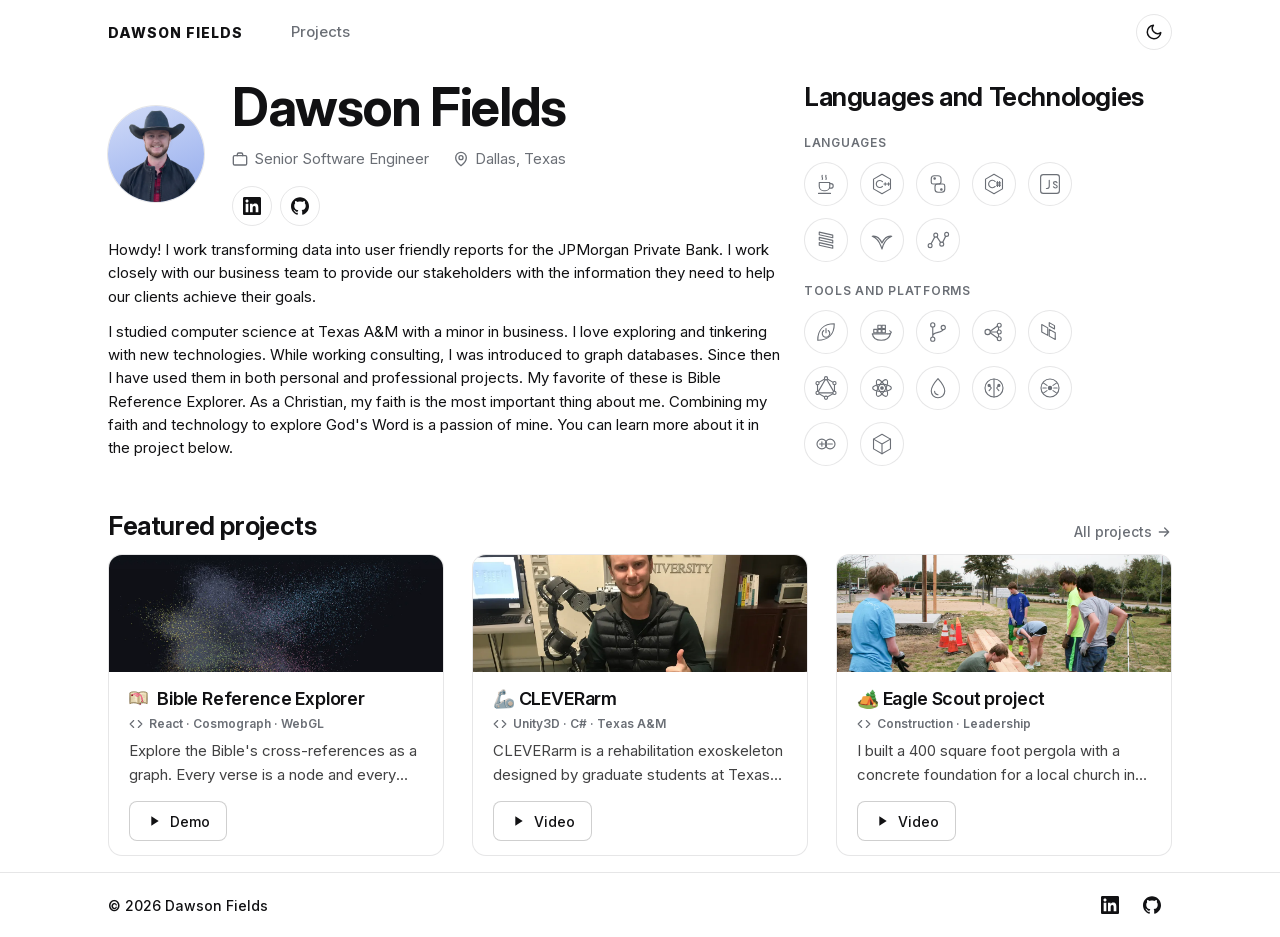
<file: index.html>
<!doctype html>
<html lang="en">
<head>
  <meta charset="utf-8">
  <meta name="viewport" content="width=device-width, initial-scale=1">
  <title>Dawson Fields</title>
  <meta name="description" content="Dawson Fields: software developer. Projects.">
  <link rel="canonical" href="https://dawsonfields.com/">
  <meta property="og:title" content="Dawson Fields">
  <meta property="og:description" content="Software developer. Projects.">
  <meta property="og:type" content="website">
  <meta property="og:url" content="https://dawsonfields.com/">
  <link rel="icon" href="/favicon.ico" sizes="48x48">
  <link rel="icon" type="image/png" sizes="192x192" href="/assets/img/icon-192.png">
  <link rel="apple-touch-icon" href="/apple-touch-icon.png">
  <link rel="manifest" href="/site.webmanifest">
  <meta name="theme-color" content="#ffffff" media="(prefers-color-scheme: light)">
  <meta name="theme-color" content="#0b0b0c" media="(prefers-color-scheme: dark)">
  <meta property="og:image" content="https://dawsonfields.com/assets/img/og-image.png">
  <meta property="og:site_name" content="Dawson Fields">
  <meta name="twitter:card" content="summary_large_image">
  <script>try{var t=localStorage.getItem("theme");if(t)document.documentElement.setAttribute("data-theme",t)}catch(e){}</script>
  <link rel="stylesheet" href="/assets/css/style.css">
</head>
<body class="home">
  <a class="skip-link" href="#main">Skip to content</a>
  <header class="site-header">
    <div class="container-page header-inner">
      <a class="brand" href="/" title="Home">Dawson Fields</a>
      <nav class="site-nav" aria-label="Main navigation">
        <ul>
          <li><a href="/projects/">Projects</a></li>
        </ul>
      </nav>
      <button class="theme-toggle" type="button" aria-label="Switch to dark theme" title="Toggle light / dark">
        <svg class="i-moon" viewBox="0 0 24 24" aria-hidden="true"><path d="M21 12.79A9 9 0 1 1 11.21 3 7 7 0 0 0 21 12.79z"/></svg>
        <svg class="i-sun" viewBox="0 0 24 24" aria-hidden="true"><circle cx="12" cy="12" r="5"/><path d="M12 1v2M12 21v2M4.22 4.22l1.42 1.42M18.36 18.36l1.42 1.42M1 12h2M21 12h2M4.22 19.78l1.42-1.42M18.36 5.64l1.42-1.42"/></svg>
      </button>
    </div>
  </header>

  <main id="main" class="container-page">
    <div class="hero">
      <section class="hero-main" aria-label="About Dawson Fields">
        <div class="hero-id">
          <div class="avatar"><img src="/assets/img/headshot.webp" alt="Portrait of Dawson Fields" width="400" height="400"></div>
          <div class="hero-id-text">
            <h1 class="text-display">Dawson Fields</h1>
            <ul class="facts">
              <li><svg viewBox="0 0 24 24" fill="none" stroke="currentColor" stroke-width="2" stroke-linecap="round" stroke-linejoin="round" aria-hidden="true"><rect x="2" y="7" width="20" height="14" rx="2"/><path d="M16 7V5a2 2 0 00-2-2h-4a2 2 0 00-2 2v2"/></svg><span>Senior Software Engineer</span></li>
              <li><svg viewBox="0 0 24 24" fill="none" stroke="currentColor" stroke-width="2" stroke-linecap="round" stroke-linejoin="round" aria-hidden="true"><path d="M20 10c0 6-8 12-8 12S4 16 4 10a8 8 0 0116 0z"/><circle cx="12" cy="10" r="3"/></svg><span>Dallas, Texas</span></li>
            </ul>
            <ul class="icon-links" aria-label="Links">
              <li><a href="https://www.linkedin.com/in/dawsonfields" title="Dawson Fields on LinkedIn" rel="noopener"><span class="sr-only">LinkedIn</span><svg viewBox="0 0 24 24" aria-hidden="true"><path d="M20.447 20.452h-3.554v-5.569c0-1.328-.027-3.037-1.852-3.037-1.853 0-2.136 1.445-2.136 2.939v5.667H9.351V9h3.414v1.561h.046c.477-.9 1.637-1.85 3.37-1.85 3.601 0 4.267 2.37 4.267 5.455v6.286zM5.337 7.433c-1.144 0-2.063-.926-2.063-2.065 0-1.138.92-2.063 2.063-2.063 1.14 0 2.064.925 2.064 2.063 0 1.139-.925 2.065-2.064 2.065zm1.782 13.019H3.555V9h3.564v11.452zM22.225 0H1.771C.792 0 0 .774 0 1.729v20.542C0 23.227.792 24 1.771 24h20.451C23.2 24 24 23.227 24 22.271V1.729C24 .774 23.2 0 22.222 0h.003z"/></svg></a></li>
              <li><a href="https://github.com/dfields16" title="Dawson Fields on GitHub" rel="noopener"><span class="sr-only">GitHub</span><svg viewBox="0 0 24 24" aria-hidden="true"><path d="M12 .297c-6.63 0-12 5.373-12 12 0 5.303 3.438 9.8 8.205 11.385.6.113.82-.258.82-.577 0-.285-.01-1.04-.015-2.04-3.338.724-4.042-1.61-4.042-1.61C4.422 18.07 3.633 17.7 3.633 17.7c-1.087-.744.084-.729.084-.729 1.205.084 1.838 1.236 1.838 1.236 1.07 1.835 2.809 1.305 3.495.998.108-.776.417-1.305.76-1.605-2.665-.3-5.466-1.332-5.466-5.93 0-1.31.465-2.38 1.235-3.22-.135-.303-.54-1.523.105-3.176 0 0 1.005-.322 3.3 1.23.96-.267 1.98-.399 3-.405 1.02.006 2.04.138 3 .405 2.28-1.552 3.285-1.23 3.285-1.23.645 1.653.24 2.873.12 3.176.765.84 1.23 1.91 1.23 3.22 0 4.61-2.805 5.625-5.475 5.92.42.36.81 1.096.81 2.22 0 1.606-.015 2.896-.015 3.286 0 .315.21.69.825.57C20.565 22.092 24 17.592 24 12.297c0-6.627-5.373-12-12-12"/></svg></a></li>
            </ul>
          </div>
        </div>
        <p class="bio">Howdy! I work transforming data into user friendly reports for the JPMorgan Private Bank. I work closely with our business team to provide our stakeholders with the information they need to help our clients achieve their goals.</p>
        <p class="bio">I studied computer science at Texas A&amp;M with a minor in business. I love exploring and tinkering with new technologies. While working consulting, I was introduced to graph databases. Since then I have used them in both personal and professional projects. My favorite of these is Bible Reference Explorer. As a Christian, my faith is the most important thing about me. Combining my faith and technology to explore God's Word is a passion of mine. You can learn more about it in the project below.</p>
      </section>
      <ul class="stats" aria-label="Highlights">
        <li class="stat">
          <h2 class="text-h2">Languages and Technologies</h2>
          <p class="badge-label">Languages</p>
          <ul class="tech-list tips" aria-label="Languages">
              <li><button class="tech" type="button"><svg class="tech-icon" viewBox="0 0 32 32" aria-hidden="true"><use href="/assets/img/tech-wireframes.svg#java"/></svg><span class="tech-label"><strong>Java</strong><span>Programming language</span></span></button></li>
              <li><button class="tech" type="button"><svg class="tech-icon" viewBox="0 0 32 32" aria-hidden="true"><use href="/assets/img/tech-wireframes.svg#cplusplus"/></svg><span class="tech-label"><strong>C++</strong><span>Programming language</span></span></button></li>
              <li><button class="tech" type="button"><svg class="tech-icon" viewBox="0 0 32 32" aria-hidden="true"><use href="/assets/img/tech-wireframes.svg#python"/></svg><span class="tech-label"><strong>Python</strong><span>Programming language</span></span></button></li>
              <li><button class="tech" type="button"><svg class="tech-icon" viewBox="0 0 32 32" aria-hidden="true"><use href="/assets/img/tech-wireframes.svg#csharp"/></svg><span class="tech-label"><strong>C#</strong><span>Programming language</span></span></button></li>
              <li><button class="tech" type="button"><svg class="tech-icon" viewBox="0 0 32 32" aria-hidden="true"><use href="/assets/img/tech-wireframes.svg#javascript"/></svg><span class="tech-label"><strong>JavaScript</strong><span>Language of the web</span></span></button></li>
              <li><button class="tech" type="button"><svg class="tech-icon" viewBox="0 0 32 32" aria-hidden="true"><use href="/assets/img/tech-wireframes.svg#scala"/></svg><span class="tech-label"><strong>Scala</strong><span>JVM language</span></span></button></li>
              <li><button class="tech" type="button"><svg class="tech-icon" viewBox="0 0 32 32" aria-hidden="true"><use href="/assets/img/tech-wireframes.svg#swift"/></svg><span class="tech-label"><strong>Swift</strong><span>Apple platforms language</span></span></button></li>
              <li><button class="tech" type="button"><svg class="tech-icon" viewBox="0 0 32 32" aria-hidden="true"><use href="/assets/img/tech-wireframes.svg#gremlin"/></svg><span class="tech-label"><strong>Gremlin</strong><span>Graph traversal language</span></span></button></li>
          </ul>
          <p class="badge-label">Tools and platforms</p>
          <ul class="tech-list tips" aria-label="Tools and platforms">
              <li><button class="tech" type="button"><svg class="tech-icon" viewBox="0 0 32 32" aria-hidden="true"><use href="/assets/img/tech-wireframes.svg#springboot"/></svg><span class="tech-label"><strong>Spring Boot</strong><span>Java services</span></span></button></li>
              <li><button class="tech" type="button"><svg class="tech-icon" viewBox="0 0 32 32" aria-hidden="true"><use href="/assets/img/tech-wireframes.svg#docker"/></svg><span class="tech-label"><strong>Docker</strong><span>Containers</span></span></button></li>
              <li><button class="tech" type="button"><svg class="tech-icon" viewBox="0 0 32 32" aria-hidden="true"><use href="/assets/img/tech-wireframes.svg#git"/></svg><span class="tech-label"><strong>Git</strong><span>Version control</span></span></button></li>
              <li><button class="tech" type="button"><svg class="tech-icon" viewBox="0 0 32 32" aria-hidden="true"><use href="/assets/img/tech-wireframes.svg#kafka"/></svg><span class="tech-label"><strong>Kafka</strong><span>Event streaming</span></span></button></li>
              <li><button class="tech" type="button"><svg class="tech-icon" viewBox="0 0 32 32" aria-hidden="true"><use href="/assets/img/tech-wireframes.svg#terraform"/></svg><span class="tech-label"><strong>Terraform</strong><span>Infrastructure as code</span></span></button></li>
              <li><button class="tech" type="button"><svg class="tech-icon" viewBox="0 0 32 32" aria-hidden="true"><use href="/assets/img/tech-wireframes.svg#graphql"/></svg><span class="tech-label"><strong>GraphQL</strong><span>API query language</span></span></button></li>
              <li><button class="tech" type="button"><svg class="tech-icon" viewBox="0 0 32 32" aria-hidden="true"><use href="/assets/img/tech-wireframes.svg#react"/></svg><span class="tech-label"><strong>React Native</strong><span>Mobile apps with React</span></span></button></li>
              <li><button class="tech" type="button"><svg class="tech-icon" viewBox="0 0 32 32" aria-hidden="true"><use href="/assets/img/tech-wireframes.svg#dropwizard"/></svg><span class="tech-label"><strong>DropWizard</strong><span>Java web services</span></span></button></li>
              <li><button class="tech" type="button"><svg class="tech-icon" viewBox="0 0 32 32" aria-hidden="true"><use href="/assets/img/tech-wireframes.svg#janusgraph"/></svg><span class="tech-label"><strong>JanusGraph</strong><span>Distributed graph database</span></span></button></li>
              <li><button class="tech" type="button"><svg class="tech-icon" viewBox="0 0 32 32" aria-hidden="true"><use href="/assets/img/tech-wireframes.svg#tigergraph"/></svg><span class="tech-label"><strong>TigerGraph</strong><span>Graph database</span></span></button></li>
              <li><button class="tech" type="button"><svg class="tech-icon" viewBox="0 0 32 32" aria-hidden="true"><use href="/assets/img/tech-wireframes.svg#arduino"/></svg><span class="tech-label"><strong>Arduino</strong><span>Microcontrollers</span></span></button></li>
              <li><button class="tech" type="button"><svg class="tech-icon" viewBox="0 0 32 32" aria-hidden="true"><use href="/assets/img/tech-wireframes.svg#unity"/></svg><span class="tech-label"><strong>Unity3D</strong><span>Game engine</span></span></button></li>
          </ul>
        </li>
      </ul>
    </div>

    <section class="section" aria-labelledby="featured-title">
      <div class="section-head">
        <h2 class="text-h2" id="featured-title">Featured projects</h2>
        <a class="more" href="/projects/">All projects <svg viewBox="0 0 24 24" width="16" height="16" fill="none" stroke="currentColor" stroke-width="2" stroke-linecap="round" stroke-linejoin="round" aria-hidden="true"><path d="M5 12h14M13 6l6 6-6 6"/></svg></a>
      </div>
      <ul class="card-grid">
        <li id="bible-reference-explorer">
          <div class="card">
            <div class="thumb"><img src="/assets/img/projects/bible-reference-explorer-1.webp" alt="" loading="lazy" width="1200" height="630"></div>
            <div class="card-body">
              <h3 class="text-h3"><a class="stretched" href="/projects/bible-reference-explorer/"><img class="title-logo" src="/assets/img/brand/bible-reference-explorer-logo.svg" alt="" width="28" height="28"> Bible Reference Explorer</a></h3>
              <div class="card-meta"><svg viewBox="0 0 24 24" fill="none" stroke="currentColor" stroke-width="2" stroke-linecap="round" stroke-linejoin="round" aria-hidden="true"><path d="M16 18l6-6-6-6M8 6l-6 6 6 6"/></svg><span>React · Cosmograph · WebGL</span></div>
              <p class="card-desc">Explore the Bible's cross-references as a graph. Every verse is a node and every cross-reference an edge: about 31,000 verses and the passages they cite.</p>
            </div>
            <div class="card-actions"><a class="btn" href="https://bible-reference-explorer.com" rel="noopener"><svg viewBox="0 0 24 24" width="16" height="16" fill="currentColor" aria-hidden="true"><path d="M8 5v14l11-7z"/></svg> Demo</a></div>
          </div>
        </li>
        <li id="cleverarm">
          <div class="card">
            <div class="thumb"><img src="/assets/img/projects/cleverarm-1.webp" alt="" loading="lazy" width="1200" height="900"></div>
            <div class="card-body">
              <h3 class="text-h3"><a class="stretched" href="/projects/cleverarm/">🦾 CLEVERarm</a></h3>
              <div class="card-meta"><svg viewBox="0 0 24 24" fill="none" stroke="currentColor" stroke-width="2" stroke-linecap="round" stroke-linejoin="round" aria-hidden="true"><path d="M16 18l6-6-6-6M8 6l-6 6 6 6"/></svg><span>Unity3D · C# · Texas A&amp;M</span></div>
              <p class="card-desc">CLEVERarm is a rehabilitation exoskeleton designed by graduate students at Texas A&amp;M to help stroke patients regain their full motor control.</p>
            </div>
            <div class="card-actions"><a class="btn" href="https://www.youtube.com/watch?v=HDPY5zwsUNY" rel="noopener"><svg viewBox="0 0 24 24" width="16" height="16" fill="currentColor" aria-hidden="true"><path d="M8 5v14l11-7z"/></svg> Video</a></div>
          </div>
        </li>
        <li id="eagle-scout">
          <div class="card">
            <div class="thumb"><img src="/assets/img/projects/eagle-scout-1.webp" alt="" loading="lazy" width="1200" height="800"></div>
            <div class="card-body">
              <h3 class="text-h3"><a class="stretched" href="/projects/eagle-scout/">🏕️ Eagle Scout project</a></h3>
              <div class="card-meta"><svg viewBox="0 0 24 24" fill="none" stroke="currentColor" stroke-width="2" stroke-linecap="round" stroke-linejoin="round" aria-hidden="true"><path d="M16 18l6-6-6-6M8 6l-6 6 6 6"/></svg><span>Construction · Leadership</span></div>
              <p class="card-desc">I built a 400 square foot pergola with a concrete foundation for a local church in my community.</p>
            </div>
            <div class="card-actions"><a class="btn" href="https://www.youtube.com/watch?v=Pyl1EsiCKmg" rel="noopener"><svg viewBox="0 0 24 24" width="16" height="16" fill="currentColor" aria-hidden="true"><path d="M8 5v14l11-7z"/></svg> Video</a></div>
          </div>
        </li>
      </ul>
    </section>

  </main>

  <footer class="site-footer">
    <div class="container-page footer-inner">
      <div>&copy; <span data-year>2026</span> Dawson Fields</div>
      <ul class="icon-links">
        <li><a href="https://www.linkedin.com/in/dawsonfields" title="Dawson Fields on LinkedIn" rel="noopener"><span class="sr-only" hidden>LinkedIn</span><svg viewBox="0 0 24 24" aria-hidden="true"><path d="M20.447 20.452h-3.554v-5.569c0-1.328-.027-3.037-1.852-3.037-1.853 0-2.136 1.445-2.136 2.939v5.667H9.351V9h3.414v1.561h.046c.477-.9 1.637-1.85 3.37-1.85 3.601 0 4.267 2.37 4.267 5.455v6.286zM5.337 7.433c-1.144 0-2.063-.926-2.063-2.065 0-1.138.92-2.063 2.063-2.063 1.14 0 2.064.925 2.064 2.063 0 1.139-.925 2.065-2.064 2.065zm1.782 13.019H3.555V9h3.564v11.452zM22.225 0H1.771C.792 0 0 .774 0 1.729v20.542C0 23.227.792 24 1.771 24h20.451C23.2 24 24 23.227 24 22.271V1.729C24 .774 23.2 0 22.222 0h.003z"/></svg></a></li>
        <li><a href="https://github.com/dfields16" title="Dawson Fields on GitHub" rel="noopener"><svg viewBox="0 0 24 24" aria-hidden="true"><path d="M12 .297c-6.63 0-12 5.373-12 12 0 5.303 3.438 9.8 8.205 11.385.6.113.82-.258.82-.577 0-.285-.01-1.04-.015-2.04-3.338.724-4.042-1.61-4.042-1.61C4.422 18.07 3.633 17.7 3.633 17.7c-1.087-.744.084-.729.084-.729 1.205.084 1.838 1.236 1.838 1.236 1.07 1.835 2.809 1.305 3.495.998.108-.776.417-1.305.76-1.605-2.665-.3-5.466-1.332-5.466-5.93 0-1.31.465-2.38 1.235-3.22-.135-.303-.54-1.523.105-3.176 0 0 1.005-.322 3.3 1.23.96-.267 1.98-.399 3-.405 1.02.006 2.04.138 3 .405 2.28-1.552 3.285-1.23 3.285-1.23.645 1.653.24 2.873.12 3.176.765.84 1.23 1.91 1.23 3.22 0 4.61-2.805 5.625-5.475 5.92.42.36.81 1.096.81 2.22 0 1.606-.015 2.896-.015 3.286 0 .315.21.69.825.57C20.565 22.092 24 17.592 24 12.297c0-6.627-5.373-12-12-12"/></svg></a></li>
      </ul>
    </div>
  </footer>
  <script src="/assets/js/main.js" defer></script>
</body>
</html>
</file>
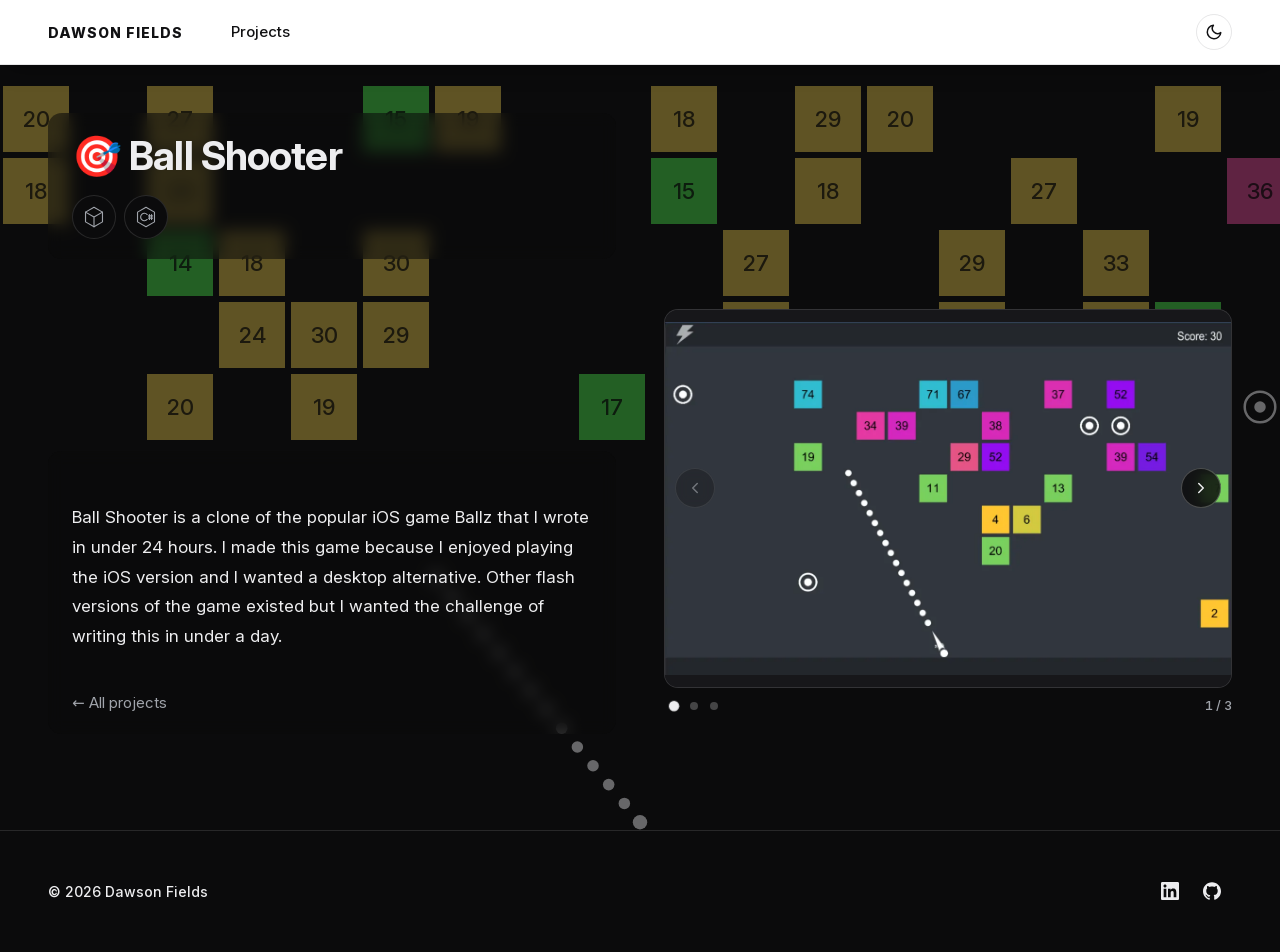
<file: ball-shooter/index.html>
<!doctype html><meta charset="utf-8"><title>Redirecting…</title><link rel="canonical" href="https://dawsonfields.com/projects/ball-shooter/"><meta http-equiv="refresh" content="0; url=/projects/ball-shooter/"><a href="/projects/ball-shooter/">Ball Shooter</a>
</file>
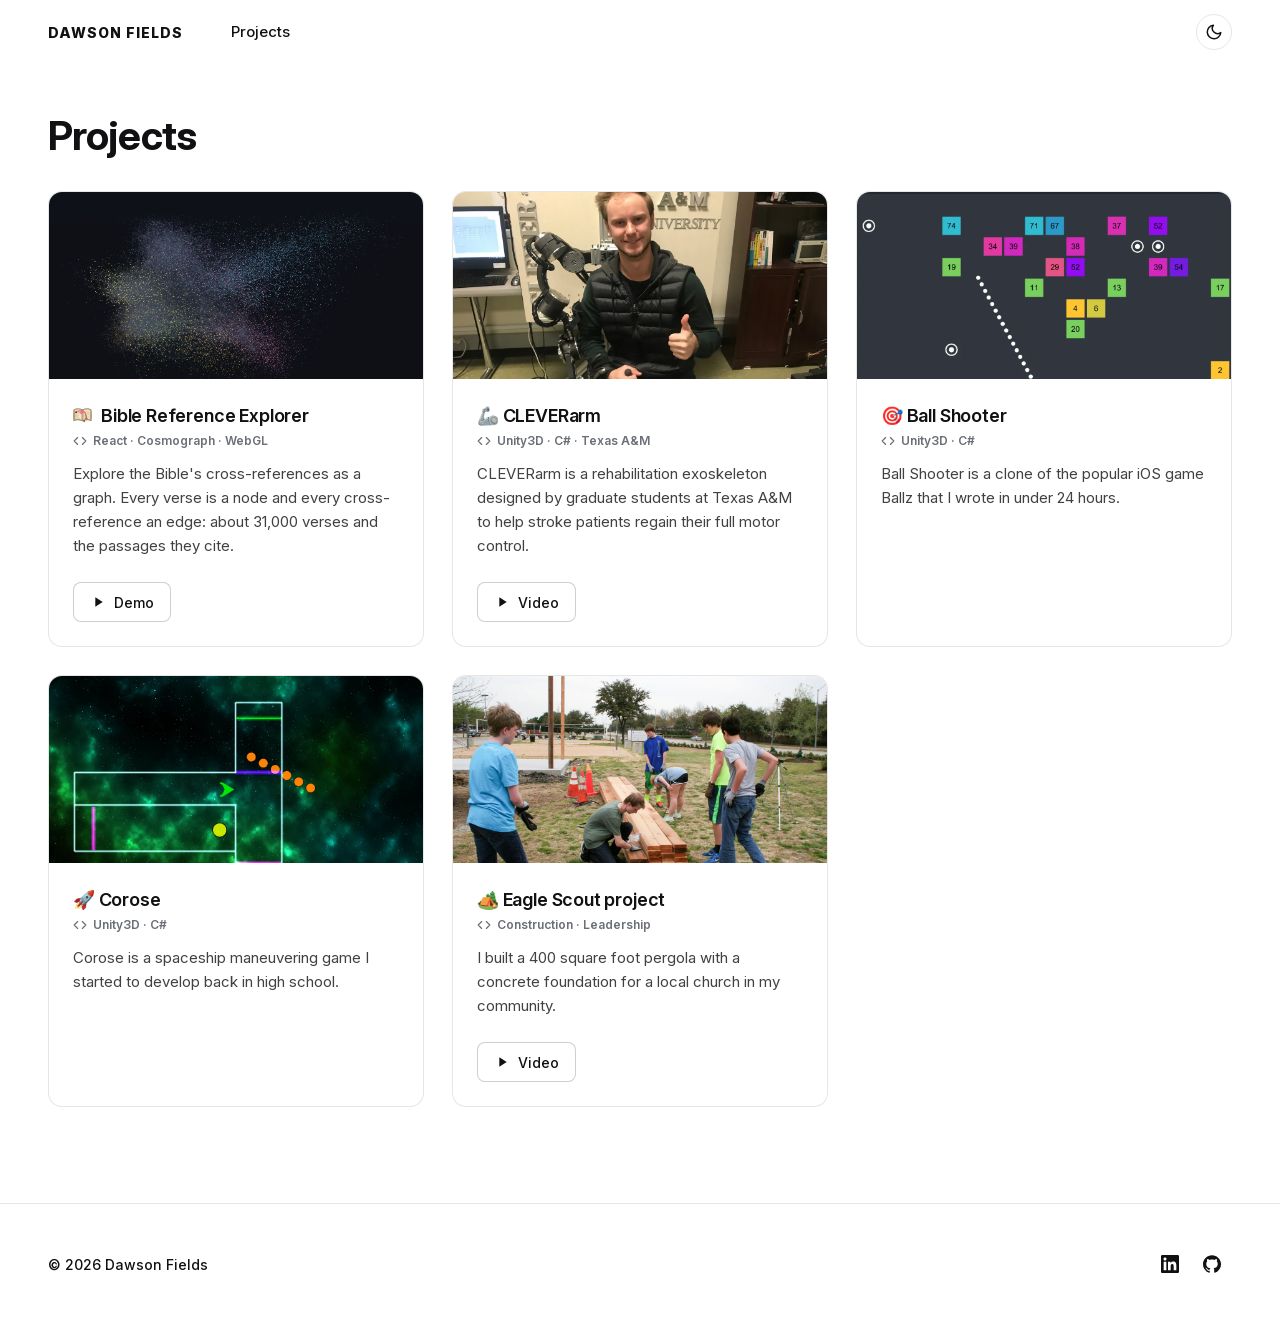
<file: portfolio/index.html>
<!doctype html><meta charset="utf-8"><title>Redirecting…</title><link rel="canonical" href="https://dawsonfields.com/projects/"><meta http-equiv="refresh" content="0; url=/projects/"><a href="/projects/">Projects</a>
</file>
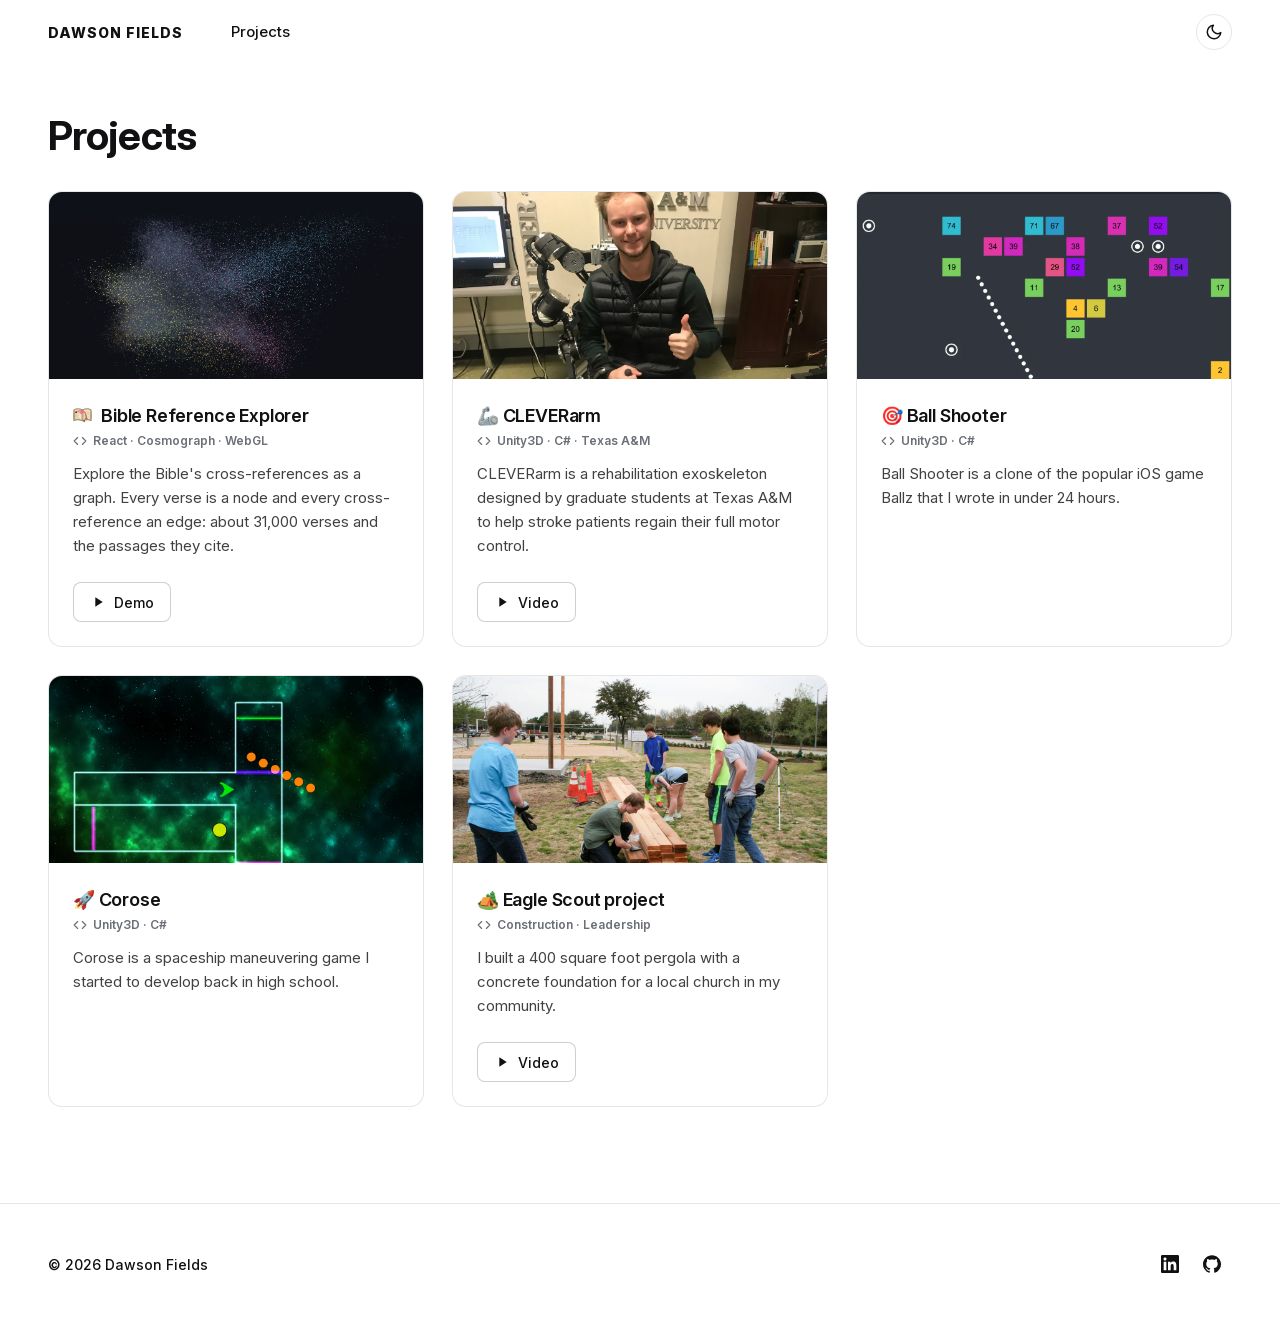
<file: projects/index.html>
<!doctype html>
<html lang="en">
<head>
  <meta charset="utf-8">
  <meta name="viewport" content="width=device-width, initial-scale=1">
  <title>Projects · Dawson Fields</title>
  <meta name="description" content="Projects by Dawson Fields.">
  <link rel="canonical" href="https://dawsonfields.com/projects/">
  <link rel="icon" href="/favicon.ico" sizes="48x48">
  <link rel="icon" type="image/png" sizes="192x192" href="/assets/img/icon-192.png">
  <link rel="apple-touch-icon" href="/apple-touch-icon.png">
  <link rel="manifest" href="/site.webmanifest">
  <meta name="theme-color" content="#ffffff" media="(prefers-color-scheme: light)">
  <meta name="theme-color" content="#0b0b0c" media="(prefers-color-scheme: dark)">
  <meta property="og:image" content="https://dawsonfields.com/assets/img/og-image.png">
  <meta property="og:site_name" content="Dawson Fields">
  <meta name="twitter:card" content="summary_large_image">
  <script>try{var t=localStorage.getItem("theme");if(t)document.documentElement.setAttribute("data-theme",t)}catch(e){}</script>
  <link rel="stylesheet" href="/assets/css/style.css">
</head>
<body>
  <a class="skip-link" href="#main">Skip to content</a>
  <header class="site-header">
    <div class="container-page header-inner">
      <a class="brand" href="/" title="Home">Dawson Fields</a>
      <nav class="site-nav" aria-label="Main navigation">
        <ul>
          <li><a href="/projects/">Projects</a></li>
        </ul>
      </nav>
      <button class="theme-toggle" type="button" aria-label="Switch to dark theme" title="Toggle light / dark">
        <svg class="i-moon" viewBox="0 0 24 24" aria-hidden="true"><path d="M21 12.79A9 9 0 1 1 11.21 3 7 7 0 0 0 21 12.79z"/></svg>
        <svg class="i-sun" viewBox="0 0 24 24" aria-hidden="true"><circle cx="12" cy="12" r="5"/><path d="M12 1v2M12 21v2M4.22 4.22l1.42 1.42M18.36 18.36l1.42 1.42M1 12h2M21 12h2M4.22 19.78l1.42-1.42M18.36 5.64l1.42-1.42"/></svg>
      </button>
    </div>
  </header>

  <main id="main" class="container-page">
    <div class="page-intro">
      <h1 class="text-h1">Projects</h1>
    </div>
    <ul class="card-grid">
        <li id="bible-reference-explorer">
          <div class="card">
            <div class="thumb"><img src="/assets/img/projects/bible-reference-explorer-1.webp" alt="" loading="lazy" width="1200" height="630"></div>
            <div class="card-body">
              <h3 class="text-h3"><a class="stretched" href="/projects/bible-reference-explorer/"><img class="title-logo" src="/assets/img/brand/bible-reference-explorer-logo.svg" alt="" width="28" height="28"> Bible Reference Explorer</a></h3>
              <div class="card-meta"><svg viewBox="0 0 24 24" fill="none" stroke="currentColor" stroke-width="2" stroke-linecap="round" stroke-linejoin="round" aria-hidden="true"><path d="M16 18l6-6-6-6M8 6l-6 6 6 6"/></svg><span>React · Cosmograph · WebGL</span></div>
              <p class="card-desc">Explore the Bible's cross-references as a graph. Every verse is a node and every cross-reference an edge: about 31,000 verses and the passages they cite.</p>
            </div>
            <div class="card-actions"><a class="btn" href="https://bible-reference-explorer.com" rel="noopener"><svg viewBox="0 0 24 24" width="16" height="16" fill="currentColor" aria-hidden="true"><path d="M8 5v14l11-7z"/></svg> Demo</a></div>
          </div>
        </li>
        <li id="cleverarm">
          <div class="card">
            <div class="thumb"><img src="/assets/img/projects/cleverarm-1.webp" alt="" loading="lazy" width="1200" height="900"></div>
            <div class="card-body">
              <h3 class="text-h3"><a class="stretched" href="/projects/cleverarm/">🦾 CLEVERarm</a></h3>
              <div class="card-meta"><svg viewBox="0 0 24 24" fill="none" stroke="currentColor" stroke-width="2" stroke-linecap="round" stroke-linejoin="round" aria-hidden="true"><path d="M16 18l6-6-6-6M8 6l-6 6 6 6"/></svg><span>Unity3D · C# · Texas A&amp;M</span></div>
              <p class="card-desc">CLEVERarm is a rehabilitation exoskeleton designed by graduate students at Texas A&amp;M to help stroke patients regain their full motor control.</p>
            </div>
            <div class="card-actions"><a class="btn" href="https://www.youtube.com/watch?v=HDPY5zwsUNY" rel="noopener"><svg viewBox="0 0 24 24" width="16" height="16" fill="currentColor" aria-hidden="true"><path d="M8 5v14l11-7z"/></svg> Video</a></div>
          </div>
        </li>
        <li id="ball-shooter">
          <div class="card">
            <div class="thumb"><img src="/assets/img/projects/ball-shooter-1.webp" alt="" loading="lazy" width="1200" height="748"></div>
            <div class="card-body">
              <h3 class="text-h3"><a class="stretched" href="/projects/ball-shooter/">🎯 Ball Shooter</a></h3>
              <div class="card-meta"><svg viewBox="0 0 24 24" fill="none" stroke="currentColor" stroke-width="2" stroke-linecap="round" stroke-linejoin="round" aria-hidden="true"><path d="M16 18l6-6-6-6M8 6l-6 6 6 6"/></svg><span>Unity3D · C#</span></div>
              <p class="card-desc">Ball Shooter is a clone of the popular iOS game Ballz that I wrote in under 24 hours.</p>
            </div>
            <div class="card-actions"></div>
          </div>
        </li>
        <li id="corose">
          <div class="card">
            <div class="thumb"><img src="/assets/img/projects/corose-1.webp" alt="" loading="lazy" width="1200" height="703"></div>
            <div class="card-body">
              <h3 class="text-h3"><a class="stretched" href="/projects/corose/">🚀 Corose</a></h3>
              <div class="card-meta"><svg viewBox="0 0 24 24" fill="none" stroke="currentColor" stroke-width="2" stroke-linecap="round" stroke-linejoin="round" aria-hidden="true"><path d="M16 18l6-6-6-6M8 6l-6 6 6 6"/></svg><span>Unity3D · C#</span></div>
              <p class="card-desc">Corose is a spaceship maneuvering game I started to develop back in high school.</p>
            </div>
            <div class="card-actions"></div>
          </div>
        </li>
        <li id="eagle-scout">
          <div class="card">
            <div class="thumb"><img src="/assets/img/projects/eagle-scout-1.webp" alt="" loading="lazy" width="1200" height="800"></div>
            <div class="card-body">
              <h3 class="text-h3"><a class="stretched" href="/projects/eagle-scout/">🏕️ Eagle Scout project</a></h3>
              <div class="card-meta"><svg viewBox="0 0 24 24" fill="none" stroke="currentColor" stroke-width="2" stroke-linecap="round" stroke-linejoin="round" aria-hidden="true"><path d="M16 18l6-6-6-6M8 6l-6 6 6 6"/></svg><span>Construction · Leadership</span></div>
              <p class="card-desc">I built a 400 square foot pergola with a concrete foundation for a local church in my community.</p>
            </div>
            <div class="card-actions"><a class="btn" href="https://www.youtube.com/watch?v=Pyl1EsiCKmg" rel="noopener"><svg viewBox="0 0 24 24" width="16" height="16" fill="currentColor" aria-hidden="true"><path d="M8 5v14l11-7z"/></svg> Video</a></div>
          </div>
        </li>
    </ul>
  </main>

  <footer class="site-footer">
    <div class="container-page footer-inner">
      <div>&copy; <span data-year>2026</span> Dawson Fields</div>
      <ul class="icon-links">
        <li><a href="https://www.linkedin.com/in/dawsonfields" title="Dawson Fields on LinkedIn" rel="noopener"><span class="sr-only" hidden>LinkedIn</span><svg viewBox="0 0 24 24" aria-hidden="true"><path d="M20.447 20.452h-3.554v-5.569c0-1.328-.027-3.037-1.852-3.037-1.853 0-2.136 1.445-2.136 2.939v5.667H9.351V9h3.414v1.561h.046c.477-.9 1.637-1.85 3.37-1.85 3.601 0 4.267 2.37 4.267 5.455v6.286zM5.337 7.433c-1.144 0-2.063-.926-2.063-2.065 0-1.138.92-2.063 2.063-2.063 1.14 0 2.064.925 2.064 2.063 0 1.139-.925 2.065-2.064 2.065zm1.782 13.019H3.555V9h3.564v11.452zM22.225 0H1.771C.792 0 0 .774 0 1.729v20.542C0 23.227.792 24 1.771 24h20.451C23.2 24 24 23.227 24 22.271V1.729C24 .774 23.2 0 22.222 0h.003z"/></svg></a></li>
        <li><a href="https://github.com/dfields16" title="Dawson Fields on GitHub" rel="noopener"><svg viewBox="0 0 24 24" aria-hidden="true"><path d="M12 .297c-6.63 0-12 5.373-12 12 0 5.303 3.438 9.8 8.205 11.385.6.113.82-.258.82-.577 0-.285-.01-1.04-.015-2.04-3.338.724-4.042-1.61-4.042-1.61C4.422 18.07 3.633 17.7 3.633 17.7c-1.087-.744.084-.729.084-.729 1.205.084 1.838 1.236 1.838 1.236 1.07 1.835 2.809 1.305 3.495.998.108-.776.417-1.305.76-1.605-2.665-.3-5.466-1.332-5.466-5.93 0-1.31.465-2.38 1.235-3.22-.135-.303-.54-1.523.105-3.176 0 0 1.005-.322 3.3 1.23.96-.267 1.98-.399 3-.405 1.02.006 2.04.138 3 .405 2.28-1.552 3.285-1.23 3.285-1.23.645 1.653.24 2.873.12 3.176.765.84 1.23 1.91 1.23 3.22 0 4.61-2.805 5.625-5.475 5.92.42.36.81 1.096.81 2.22 0 1.606-.015 2.896-.015 3.286 0 .315.21.69.825.57C20.565 22.092 24 17.592 24 12.297c0-6.627-5.373-12-12-12"/></svg></a></li>
      </ul>
    </div>
  </footer>
  <script src="/assets/js/main.js" defer></script>
</body>
</html>
</file>
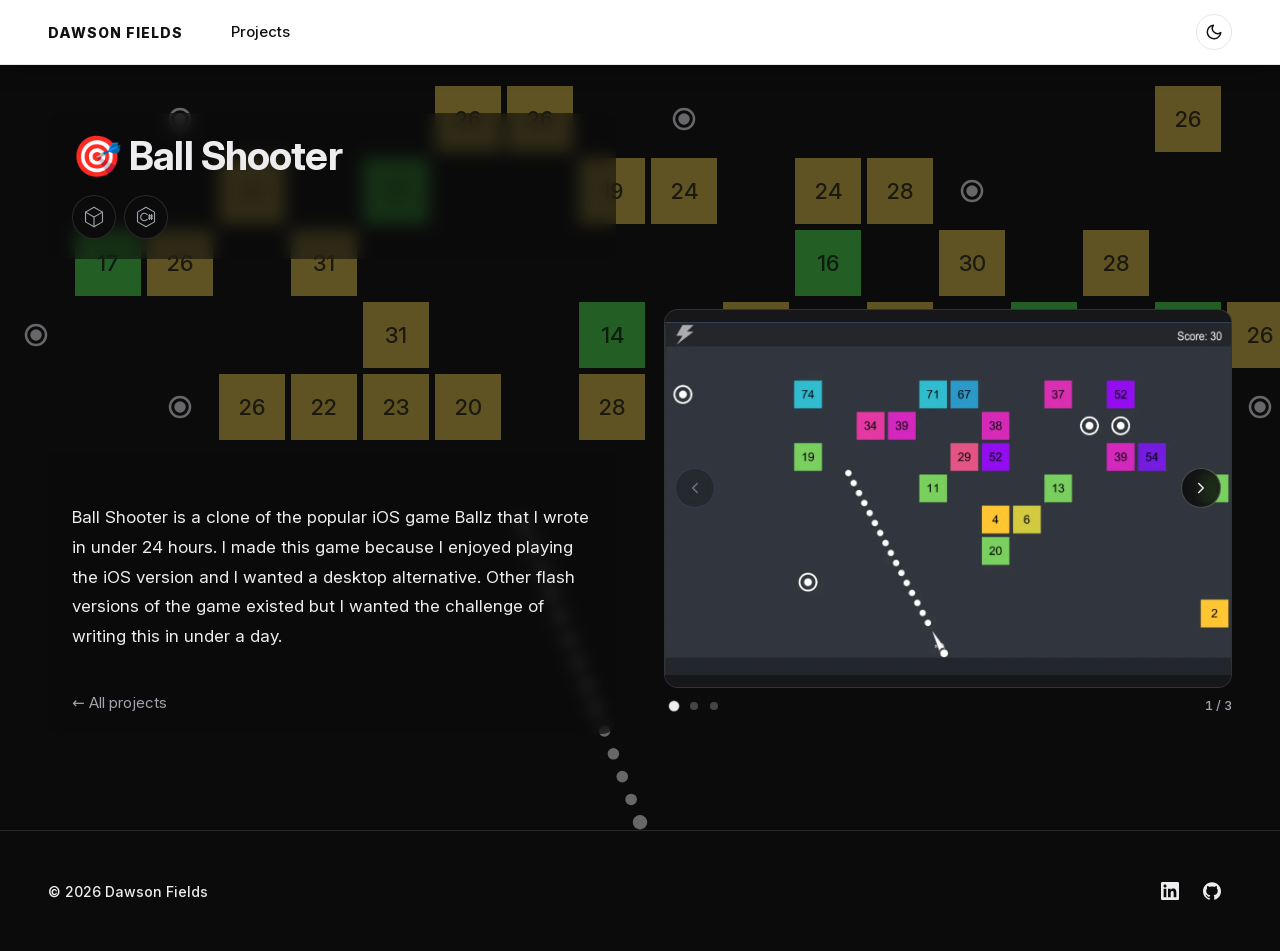
<file: projects/ball-shooter/index.html>
<!doctype html>
<html lang="en">
<head>
  <meta charset="utf-8">
  <meta name="viewport" content="width=device-width, initial-scale=1">
  <title>Ball Shooter · Dawson Fields</title>
  <meta name="description" content="Ball Shooter is a clone of the popular iOS game Ballz that I wrote in under 24 hours. I made this game because I enjoyed playing the iOS version and I want">
  <link rel="canonical" href="https://dawsonfields.com/projects/ball-shooter/">
  <link rel="icon" href="/favicon.ico" sizes="48x48">
  <link rel="icon" type="image/png" sizes="192x192" href="/assets/img/icon-192.png">
  <link rel="apple-touch-icon" href="/apple-touch-icon.png">
  <link rel="manifest" href="/site.webmanifest">
  <meta name="theme-color" content="#ffffff" media="(prefers-color-scheme: light)">
  <meta name="theme-color" content="#0b0b0c" media="(prefers-color-scheme: dark)">
  <meta property="og:image" content="https://dawsonfields.com/assets/img/og-image.png">
  <meta property="og:site_name" content="Dawson Fields">
  <meta name="twitter:card" content="summary_large_image">
  <script>try{var t=localStorage.getItem("theme");if(t)document.documentElement.setAttribute("data-theme",t)}catch(e){}</script>
  <link rel="stylesheet" href="/assets/css/style.css">
</head>
<body class="game-page">
  <canvas class="game-bg" aria-hidden="true"></canvas>
  <a class="skip-link" href="#main">Skip to content</a>
  <header class="site-header">
    <div class="container-page header-inner">
      <a class="brand" href="/" title="Home">Dawson Fields</a>
      <nav class="site-nav" aria-label="Main navigation">
        <ul>
          <li><a href="/projects/">Projects</a></li>
        </ul>
      </nav>
      <button class="theme-toggle" type="button" aria-label="Switch to dark theme" title="Toggle light / dark">
        <svg class="i-moon" viewBox="0 0 24 24" aria-hidden="true"><path d="M21 12.79A9 9 0 1 1 11.21 3 7 7 0 0 0 21 12.79z"/></svg>
        <svg class="i-sun" viewBox="0 0 24 24" aria-hidden="true"><circle cx="12" cy="12" r="5"/><path d="M12 1v2M12 21v2M4.22 4.22l1.42 1.42M18.36 18.36l1.42 1.42M1 12h2M21 12h2M4.22 19.78l1.42-1.42M18.36 5.64l1.42-1.42"/></svg>
      </button>
    </div>
  </header>

  <main id="main" class="container-page">
    <div class="project-layout">
      <div class="project-head">
        <h1 class="text-h1">🎯 Ball Shooter</h1>
        <ul class="tech-list" aria-label="Built with">
          <li><button class="tech" type="button"><svg class="tech-icon" viewBox="0 0 32 32" aria-hidden="true"><use href="/assets/img/tech-wireframes.svg#unity"/></svg><span class="tech-label"><strong>Unity3D</strong><span>Game engine</span></span></button></li>
          <li><button class="tech" type="button"><svg class="tech-icon" viewBox="0 0 32 32" aria-hidden="true"><use href="/assets/img/tech-wireframes.svg#csharp"/></svg><span class="tech-label"><strong>C#</strong><span>Programming language</span></span></button></li>
        </ul>
      </div>

      <aside class="project-aside" aria-label="Images">
        <div class="carousel" data-carousel role="region" aria-roledescription="carousel" aria-label="Ball Shooter images">
          <div class="carousel-track" tabindex="0">
          <figure class="slide" role="group" aria-roledescription="slide" aria-label="1 of 3"><img src="/assets/img/projects/ball-shooter-1.webp" alt="Ball Shooter, image 1 of 3" width="1200" height="748" loading="eager"></figure>
          <figure class="slide" role="group" aria-roledescription="slide" aria-label="2 of 3"><img src="/assets/img/projects/ball-shooter-2.webp" alt="Ball Shooter, image 2 of 3" width="1200" height="744" loading="lazy"></figure>
          <figure class="slide" role="group" aria-roledescription="slide" aria-label="3 of 3"><img src="/assets/img/projects/ball-shooter-3.webp" alt="Ball Shooter, image 3 of 3" width="1200" height="746" loading="lazy"></figure>
          </div>
        <button class="carousel-btn prev" type="button" aria-label="Previous image"><svg viewBox="0 0 24 24" width="18" height="18" fill="none" stroke="currentColor" stroke-width="2" stroke-linecap="round" stroke-linejoin="round" aria-hidden="true"><path d="M15 6l-6 6 6 6"/></svg></button>
        <button class="carousel-btn next" type="button" aria-label="Next image"><svg viewBox="0 0 24 24" width="18" height="18" fill="none" stroke="currentColor" stroke-width="2" stroke-linecap="round" stroke-linejoin="round" aria-hidden="true"><path d="M9 6l6 6-6 6"/></svg></button>
        <div class="carousel-foot">
          <div class="dots">
            <button class="dot" type="button" aria-label="Go to image 1" aria-current="true"></button>
            <button class="dot" type="button" aria-label="Go to image 2"></button>
            <button class="dot" type="button" aria-label="Go to image 3"></button>
          </div>
          <p class="carousel-count" aria-live="polite">1 / 3</p>
        </div>
        </div>
      </aside>

      <div class="project-body">
        <div class="prose">
        <p>Ball Shooter is a clone of the popular iOS game Ballz that I wrote in under 24 hours. I made this game because I enjoyed playing the iOS version and I wanted a desktop alternative. Other flash versions of the game existed but I wanted the challenge of writing this in under a day.</p>
        <!-- EMBEDS: add custom embeds for this project here, e.g. <iframe class="embed" title="..." loading="lazy" allowfullscreen src="..."></iframe> -->
        
        </div>
        <a class="back" href="/projects/">&larr; All projects</a>
      </div>
    </div>
  </main>

  <footer class="site-footer">
    <div class="container-page footer-inner">
      <div>&copy; <span data-year>2026</span> Dawson Fields</div>
      <ul class="icon-links">
        <li><a href="https://www.linkedin.com/in/dawsonfields" title="Dawson Fields on LinkedIn" rel="noopener"><span class="sr-only" hidden>LinkedIn</span><svg viewBox="0 0 24 24" aria-hidden="true"><path d="M20.447 20.452h-3.554v-5.569c0-1.328-.027-3.037-1.852-3.037-1.853 0-2.136 1.445-2.136 2.939v5.667H9.351V9h3.414v1.561h.046c.477-.9 1.637-1.85 3.37-1.85 3.601 0 4.267 2.37 4.267 5.455v6.286zM5.337 7.433c-1.144 0-2.063-.926-2.063-2.065 0-1.138.92-2.063 2.063-2.063 1.14 0 2.064.925 2.064 2.063 0 1.139-.925 2.065-2.064 2.065zm1.782 13.019H3.555V9h3.564v11.452zM22.225 0H1.771C.792 0 0 .774 0 1.729v20.542C0 23.227.792 24 1.771 24h20.451C23.2 24 24 23.227 24 22.271V1.729C24 .774 23.2 0 22.222 0h.003z"/></svg></a></li>
        <li><a href="https://github.com/dfields16" title="Dawson Fields on GitHub" rel="noopener"><svg viewBox="0 0 24 24" aria-hidden="true"><path d="M12 .297c-6.63 0-12 5.373-12 12 0 5.303 3.438 9.8 8.205 11.385.6.113.82-.258.82-.577 0-.285-.01-1.04-.015-2.04-3.338.724-4.042-1.61-4.042-1.61C4.422 18.07 3.633 17.7 3.633 17.7c-1.087-.744.084-.729.084-.729 1.205.084 1.838 1.236 1.838 1.236 1.07 1.835 2.809 1.305 3.495.998.108-.776.417-1.305.76-1.605-2.665-.3-5.466-1.332-5.466-5.93 0-1.31.465-2.38 1.235-3.22-.135-.303-.54-1.523.105-3.176 0 0 1.005-.322 3.3 1.23.96-.267 1.98-.399 3-.405 1.02.006 2.04.138 3 .405 2.28-1.552 3.285-1.23 3.285-1.23.645 1.653.24 2.873.12 3.176.765.84 1.23 1.91 1.23 3.22 0 4.61-2.805 5.625-5.475 5.92.42.36.81 1.096.81 2.22 0 1.606-.015 2.896-.015 3.286 0 .315.21.69.825.57C20.565 22.092 24 17.592 24 12.297c0-6.627-5.373-12-12-12"/></svg></a></li>
      </ul>
    </div>
  </footer>
  <script src="/assets/js/main.js" defer></script>
  <script src="/assets/js/ball-bg.js" defer></script>
</body>
</html>
</file>
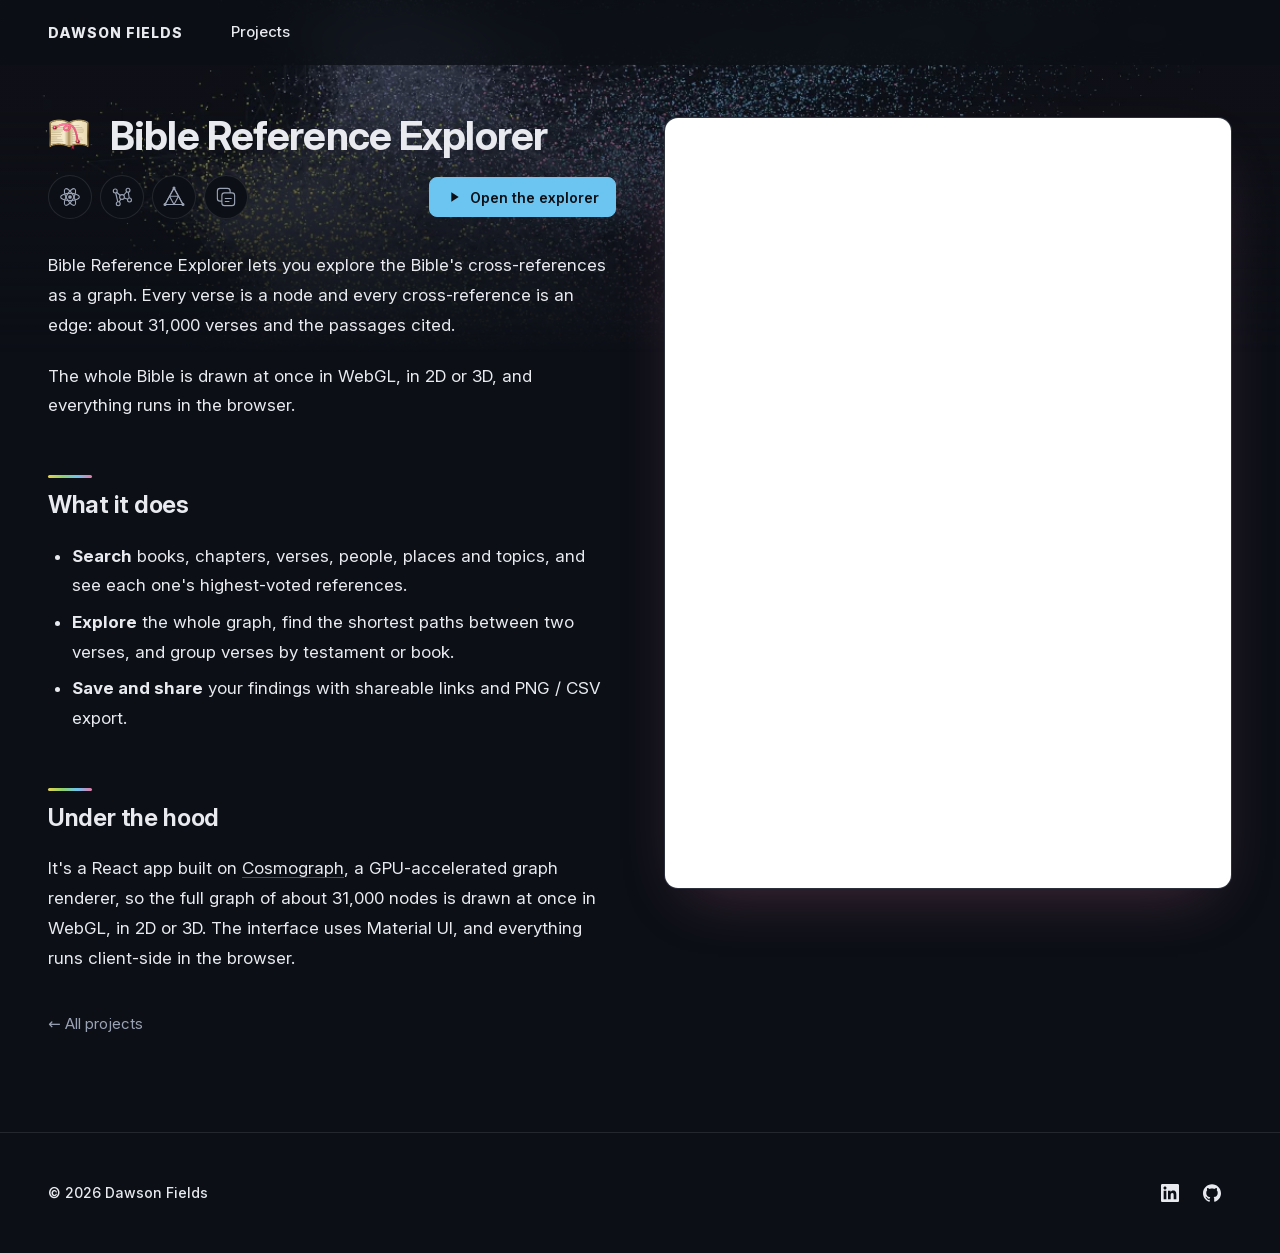
<file: projects/bible-reference-explorer/index.html>
<!doctype html>
<html lang="en">
<head>
  <meta charset="utf-8">
  <meta name="viewport" content="width=device-width, initial-scale=1">
  <title>Bible Reference Explorer · Dawson Fields</title>
  <meta name="description" content="Bible Reference Explorer lets you explore the Bible's cross-references as a graph. Every verse is a node and every cross-reference is an edge: about 31,000">
  <link rel="canonical" href="https://dawsonfields.com/projects/bible-reference-explorer/">
  <link rel="icon" href="/favicon.ico" sizes="48x48">
  <link rel="icon" type="image/png" sizes="192x192" href="/assets/img/icon-192.png">
  <link rel="apple-touch-icon" href="/apple-touch-icon.png">
  <link rel="manifest" href="/site.webmanifest">
  <meta name="theme-color" content="#0c0f16">
  <meta property="og:image" content="https://dawsonfields.com/assets/img/og-image.png">
  <meta property="og:site_name" content="Dawson Fields">
  <meta name="twitter:card" content="summary_large_image">
  <script>try{var t=localStorage.getItem("theme");if(t)document.documentElement.setAttribute("data-theme",t)}catch(e){}</script>
  <link rel="stylesheet" href="/assets/css/style.css">
</head>
<body class="theme-midnight bre-bg">
  <a class="skip-link" href="#main">Skip to content</a>
  <header class="site-header">
    <div class="container-page header-inner">
      <a class="brand" href="/" title="Home">Dawson Fields</a>
      <nav class="site-nav" aria-label="Main navigation">
        <ul>
          <li><a href="/projects/">Projects</a></li>
        </ul>
      </nav>
      <button class="theme-toggle" type="button" aria-label="Switch to dark theme" title="Toggle light / dark">
        <svg class="i-moon" viewBox="0 0 24 24" aria-hidden="true"><path d="M21 12.79A9 9 0 1 1 11.21 3 7 7 0 0 0 21 12.79z"/></svg>
        <svg class="i-sun" viewBox="0 0 24 24" aria-hidden="true"><circle cx="12" cy="12" r="5"/><path d="M12 1v2M12 21v2M4.22 4.22l1.42 1.42M18.36 18.36l1.42 1.42M1 12h2M21 12h2M4.22 19.78l1.42-1.42M18.36 5.64l1.42-1.42"/></svg>
      </button>
    </div>
  </header>

  <main id="main" class="container-page">
    <div class="project-layout">
      <div class="project-head">
        <h1 class="text-h1"><img class="title-logo" src="/assets/img/brand/bible-reference-explorer-logo.svg" alt="" width="28" height="28"> Bible Reference Explorer</h1>
        <div class="tech-row">
          <ul class="tech-list" aria-label="Built with">
            <li><button class="tech" type="button"><svg class="tech-icon" viewBox="0 0 32 32" aria-hidden="true"><use href="/assets/img/tech-wireframes.svg#react"/></svg><span class="tech-label"><strong>React</strong><span>UI library</span></span></button></li>
            <li><button class="tech" type="button"><svg class="tech-icon" viewBox="0 0 32 32" aria-hidden="true"><use href="/assets/img/tech-wireframes.svg#cosmograph"/></svg><span class="tech-label"><strong>Cosmograph</strong><span>GPU graph renderer</span></span></button></li>
            <li><button class="tech" type="button"><svg class="tech-icon" viewBox="0 0 32 32" aria-hidden="true"><use href="/assets/img/tech-wireframes.svg#webgl"/></svg><span class="tech-label"><strong>WebGL</strong><span>GPU graphics in the browser</span></span></button></li>
            <li><button class="tech" type="button"><svg class="tech-icon" viewBox="0 0 32 32" aria-hidden="true"><use href="/assets/img/tech-wireframes.svg#mui"/></svg><span class="tech-label"><strong>Material UI</strong><span>React component library</span></span></button></li>
          </ul>
          <div class="page-actions"><a class="btn btn-primary" href="https://bible-reference-explorer.com" rel="noopener"><svg viewBox="0 0 24 24" width="16" height="16" fill="currentColor" aria-hidden="true"><path d="M8 5v14l11-7z"/></svg> Open the explorer</a></div>
        </div>
      </div>

      <aside class="project-aside" aria-label="Live demo">
        <iframe class="pin-embed" src="https://bible-reference-explorer.com/embed?theme=midnight&amp;dim=2d#[base64]" width="800" height="600" loading="lazy" allowfullscreen title="Bible Reference Explorer"></iframe>
      </aside>

      <div class="project-body">
        <div class="prose">
        <p>Bible Reference Explorer lets you explore the Bible's cross-references as a graph. Every verse is a node and every cross-reference is an edge: about 31,000 verses and the passages cited.</p>
        <p>The whole Bible is drawn at once in WebGL, in 2D or 3D, and everything runs in the browser.</p>
        <h2 id="what-it-does">What it does</h2>
        <ul><li><strong>Search</strong> books, chapters, verses, people, places and topics, and see each one's highest-voted references.</li><li><strong>Explore</strong> the whole graph, find the shortest paths between two verses, and group verses by testament or book.</li><li><strong>Save and share</strong> your findings with shareable links and PNG / CSV export.</li></ul>
        <h2 id="under-the-hood">Under the hood</h2>
        <p>It's a React app built on <a href="https://cosmograph.app" rel="noopener">Cosmograph</a>, a GPU-accelerated graph renderer, so the full graph of about 31,000 nodes is drawn at once in WebGL, in 2D or 3D. The interface uses Material UI, and everything runs client-side in the browser.</p>
        
        <!-- EMBEDS: add custom embeds for this project here, e.g. <iframe class="embed" title="..." loading="lazy" allowfullscreen src="..."></iframe> -->
        
        </div>
        <a class="back" href="/projects/">&larr; All projects</a>
      </div>
    </div>
  </main>

  <footer class="site-footer">
    <div class="container-page footer-inner">
      <div>&copy; <span data-year>2026</span> Dawson Fields</div>
      <ul class="icon-links">
        <li><a href="https://www.linkedin.com/in/dawsonfields" title="Dawson Fields on LinkedIn" rel="noopener"><span class="sr-only" hidden>LinkedIn</span><svg viewBox="0 0 24 24" aria-hidden="true"><path d="M20.447 20.452h-3.554v-5.569c0-1.328-.027-3.037-1.852-3.037-1.853 0-2.136 1.445-2.136 2.939v5.667H9.351V9h3.414v1.561h.046c.477-.9 1.637-1.85 3.37-1.85 3.601 0 4.267 2.37 4.267 5.455v6.286zM5.337 7.433c-1.144 0-2.063-.926-2.063-2.065 0-1.138.92-2.063 2.063-2.063 1.14 0 2.064.925 2.064 2.063 0 1.139-.925 2.065-2.064 2.065zm1.782 13.019H3.555V9h3.564v11.452zM22.225 0H1.771C.792 0 0 .774 0 1.729v20.542C0 23.227.792 24 1.771 24h20.451C23.2 24 24 23.227 24 22.271V1.729C24 .774 23.2 0 22.222 0h.003z"/></svg></a></li>
        <li><a href="https://github.com/dfields16" title="Dawson Fields on GitHub" rel="noopener"><svg viewBox="0 0 24 24" aria-hidden="true"><path d="M12 .297c-6.63 0-12 5.373-12 12 0 5.303 3.438 9.8 8.205 11.385.6.113.82-.258.82-.577 0-.285-.01-1.04-.015-2.04-3.338.724-4.042-1.61-4.042-1.61C4.422 18.07 3.633 17.7 3.633 17.7c-1.087-.744.084-.729.084-.729 1.205.084 1.838 1.236 1.838 1.236 1.07 1.835 2.809 1.305 3.495.998.108-.776.417-1.305.76-1.605-2.665-.3-5.466-1.332-5.466-5.93 0-1.31.465-2.38 1.235-3.22-.135-.303-.54-1.523.105-3.176 0 0 1.005-.322 3.3 1.23.96-.267 1.98-.399 3-.405 1.02.006 2.04.138 3 .405 2.28-1.552 3.285-1.23 3.285-1.23.645 1.653.24 2.873.12 3.176.765.84 1.23 1.91 1.23 3.22 0 4.61-2.805 5.625-5.475 5.92.42.36.81 1.096.81 2.22 0 1.606-.015 2.896-.015 3.286 0 .315.21.69.825.57C20.565 22.092 24 17.592 24 12.297c0-6.627-5.373-12-12-12"/></svg></a></li>
      </ul>
    </div>
  </footer>
  <script src="/assets/js/main.js" defer></script>
</body>
</html>
</file>
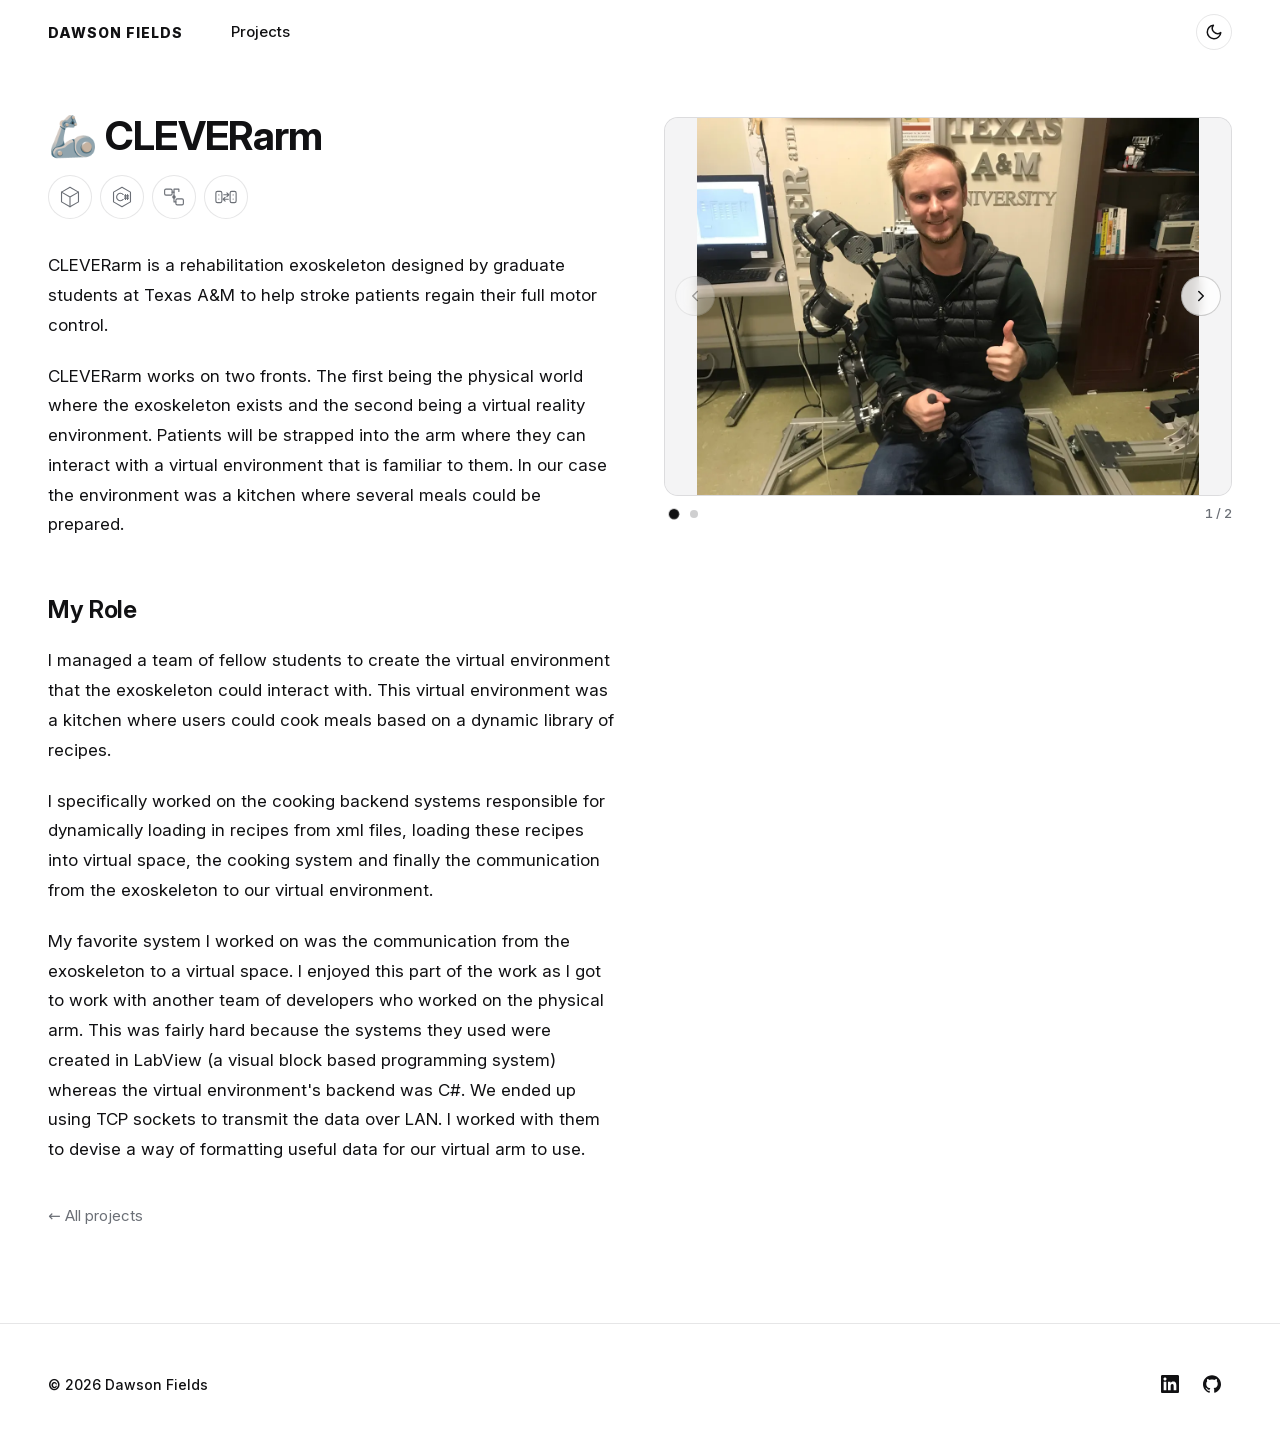
<file: projects/cleverarm/index.html>
<!doctype html>
<html lang="en">
<head>
  <meta charset="utf-8">
  <meta name="viewport" content="width=device-width, initial-scale=1">
  <title>CLEVERarm · Dawson Fields</title>
  <meta name="description" content="CLEVERarm is a rehabilitation exoskeleton designed by graduate students at Texas A&M to help stroke patients regain their full motor control.">
  <link rel="canonical" href="https://dawsonfields.com/projects/cleverarm/">
  <link rel="icon" href="/favicon.ico" sizes="48x48">
  <link rel="icon" type="image/png" sizes="192x192" href="/assets/img/icon-192.png">
  <link rel="apple-touch-icon" href="/apple-touch-icon.png">
  <link rel="manifest" href="/site.webmanifest">
  <meta name="theme-color" content="#ffffff" media="(prefers-color-scheme: light)">
  <meta name="theme-color" content="#0b0b0c" media="(prefers-color-scheme: dark)">
  <meta property="og:image" content="https://dawsonfields.com/assets/img/og-image.png">
  <meta property="og:site_name" content="Dawson Fields">
  <meta name="twitter:card" content="summary_large_image">
  <script>try{var t=localStorage.getItem("theme");if(t)document.documentElement.setAttribute("data-theme",t)}catch(e){}</script>
  <link rel="stylesheet" href="/assets/css/style.css">
</head>
<body>
  <a class="skip-link" href="#main">Skip to content</a>
  <header class="site-header">
    <div class="container-page header-inner">
      <a class="brand" href="/" title="Home">Dawson Fields</a>
      <nav class="site-nav" aria-label="Main navigation">
        <ul>
          <li><a href="/projects/">Projects</a></li>
        </ul>
      </nav>
      <button class="theme-toggle" type="button" aria-label="Switch to dark theme" title="Toggle light / dark">
        <svg class="i-moon" viewBox="0 0 24 24" aria-hidden="true"><path d="M21 12.79A9 9 0 1 1 11.21 3 7 7 0 0 0 21 12.79z"/></svg>
        <svg class="i-sun" viewBox="0 0 24 24" aria-hidden="true"><circle cx="12" cy="12" r="5"/><path d="M12 1v2M12 21v2M4.22 4.22l1.42 1.42M18.36 18.36l1.42 1.42M1 12h2M21 12h2M4.22 19.78l1.42-1.42M18.36 5.64l1.42-1.42"/></svg>
      </button>
    </div>
  </header>

  <main id="main" class="container-page">
    <div class="project-layout">
      <div class="project-head">
        <h1 class="text-h1">🦾 CLEVERarm</h1>
        <ul class="tech-list" aria-label="Built with">
          <li><button class="tech" type="button"><svg class="tech-icon" viewBox="0 0 32 32" aria-hidden="true"><use href="/assets/img/tech-wireframes.svg#unity"/></svg><span class="tech-label"><strong>Unity3D</strong><span>Game engine</span></span></button></li>
          <li><button class="tech" type="button"><svg class="tech-icon" viewBox="0 0 32 32" aria-hidden="true"><use href="/assets/img/tech-wireframes.svg#csharp"/></svg><span class="tech-label"><strong>C#</strong><span>Programming language</span></span></button></li>
          <li><button class="tech" type="button"><svg class="tech-icon" viewBox="0 0 32 32" aria-hidden="true"><use href="/assets/img/tech-wireframes.svg#labview"/></svg><span class="tech-label"><strong>LabVIEW</strong><span>Visual, block-based programming</span></span></button></li>
          <li><button class="tech" type="button"><svg class="tech-icon" viewBox="0 0 32 32" aria-hidden="true"><use href="/assets/img/tech-wireframes.svg#tcp"/></svg><span class="tech-label"><strong>TCP sockets</strong><span>Data link over the network</span></span></button></li>
        </ul>
      </div>

      <aside class="project-aside" aria-label="Images">
        <div class="carousel" data-carousel role="region" aria-roledescription="carousel" aria-label="CLEVERarm image and video">
          <div class="carousel-track" tabindex="0">
          <figure class="slide" role="group" aria-roledescription="slide" aria-label="1 of 2"><img src="/assets/img/projects/cleverarm-1.webp" alt="CLEVERarm, image 1 of 1" width="1200" height="900" loading="eager"></figure>
          <figure class="slide slide-video" role="group" aria-roledescription="slide" aria-label="2 of 2"><iframe src="https://www.youtube-nocookie.com/embed/HDPY5zwsUNY" title="CLEVERarm video" loading="lazy" allowfullscreen></iframe></figure>
          </div>
        <button class="carousel-btn prev" type="button" aria-label="Previous slide"><svg viewBox="0 0 24 24" width="18" height="18" fill="none" stroke="currentColor" stroke-width="2" stroke-linecap="round" stroke-linejoin="round" aria-hidden="true"><path d="M15 6l-6 6 6 6"/></svg></button>
        <button class="carousel-btn next" type="button" aria-label="Next slide"><svg viewBox="0 0 24 24" width="18" height="18" fill="none" stroke="currentColor" stroke-width="2" stroke-linecap="round" stroke-linejoin="round" aria-hidden="true"><path d="M9 6l6 6-6 6"/></svg></button>
        <div class="carousel-foot">
          <div class="dots">
            <button class="dot" type="button" aria-label="Go to slide 1" aria-current="true"></button>
            <button class="dot" type="button" aria-label="Go to slide 2"></button>
          </div>
          <p class="carousel-count" aria-live="polite">1 / 2</p>
        </div>
        </div>
      </aside>

      <div class="project-body">
        <div class="prose">
        <p>CLEVERarm is a rehabilitation exoskeleton designed by graduate students at Texas A&amp;M to help stroke patients regain their full motor control.</p>
        <p>CLEVERarm works on two fronts. The first being the physical world where the exoskeleton exists and the second being a virtual reality environment. Patients will be strapped into the arm where they can interact with a virtual environment that is familiar to them. In our case the environment was a kitchen where several meals could be prepared.</p>
        <h2>My Role</h2>
        <p>I managed a team of fellow students to create the virtual environment that the exoskeleton could interact with. This virtual environment was a kitchen where users could cook meals based on a dynamic library of recipes.</p>
        <p>I specifically worked on the cooking backend systems responsible for dynamically loading in recipes from xml files, loading these recipes into virtual space, the cooking system and finally the communication from the exoskeleton to our virtual environment.</p>
        <p>My favorite system I worked on was the communication from the exoskeleton to a virtual space. I enjoyed this part of the work as I got to work with another team of developers who worked on the physical arm. This was fairly hard because the systems they used were created in LabView (a visual block based programming system) whereas the virtual environment's backend was C#. We ended up using TCP sockets to transmit the data over LAN. I worked with them to devise a way of formatting useful data for our virtual arm to use.</p>
        
        <!-- EMBEDS: add custom embeds for this project here, e.g. <iframe class="embed" title="..." loading="lazy" allowfullscreen src="..."></iframe> -->
        </div>
        <a class="back" href="/projects/">&larr; All projects</a>
      </div>
    </div>
  </main>

  <footer class="site-footer">
    <div class="container-page footer-inner">
      <div>&copy; <span data-year>2026</span> Dawson Fields</div>
      <ul class="icon-links">
        <li><a href="https://www.linkedin.com/in/dawsonfields" title="Dawson Fields on LinkedIn" rel="noopener"><span class="sr-only" hidden>LinkedIn</span><svg viewBox="0 0 24 24" aria-hidden="true"><path d="M20.447 20.452h-3.554v-5.569c0-1.328-.027-3.037-1.852-3.037-1.853 0-2.136 1.445-2.136 2.939v5.667H9.351V9h3.414v1.561h.046c.477-.9 1.637-1.85 3.37-1.85 3.601 0 4.267 2.37 4.267 5.455v6.286zM5.337 7.433c-1.144 0-2.063-.926-2.063-2.065 0-1.138.92-2.063 2.063-2.063 1.14 0 2.064.925 2.064 2.063 0 1.139-.925 2.065-2.064 2.065zm1.782 13.019H3.555V9h3.564v11.452zM22.225 0H1.771C.792 0 0 .774 0 1.729v20.542C0 23.227.792 24 1.771 24h20.451C23.2 24 24 23.227 24 22.271V1.729C24 .774 23.2 0 22.222 0h.003z"/></svg></a></li>
        <li><a href="https://github.com/dfields16" title="Dawson Fields on GitHub" rel="noopener"><svg viewBox="0 0 24 24" aria-hidden="true"><path d="M12 .297c-6.63 0-12 5.373-12 12 0 5.303 3.438 9.8 8.205 11.385.6.113.82-.258.82-.577 0-.285-.01-1.04-.015-2.04-3.338.724-4.042-1.61-4.042-1.61C4.422 18.07 3.633 17.7 3.633 17.7c-1.087-.744.084-.729.084-.729 1.205.084 1.838 1.236 1.838 1.236 1.07 1.835 2.809 1.305 3.495.998.108-.776.417-1.305.76-1.605-2.665-.3-5.466-1.332-5.466-5.93 0-1.31.465-2.38 1.235-3.22-.135-.303-.54-1.523.105-3.176 0 0 1.005-.322 3.3 1.23.96-.267 1.98-.399 3-.405 1.02.006 2.04.138 3 .405 2.28-1.552 3.285-1.23 3.285-1.23.645 1.653.24 2.873.12 3.176.765.84 1.23 1.91 1.23 3.22 0 4.61-2.805 5.625-5.475 5.92.42.36.81 1.096.81 2.22 0 1.606-.015 2.896-.015 3.286 0 .315.21.69.825.57C20.565 22.092 24 17.592 24 12.297c0-6.627-5.373-12-12-12"/></svg></a></li>
      </ul>
    </div>
  </footer>
  <script src="/assets/js/main.js" defer></script>
</body>
</html>
</file>
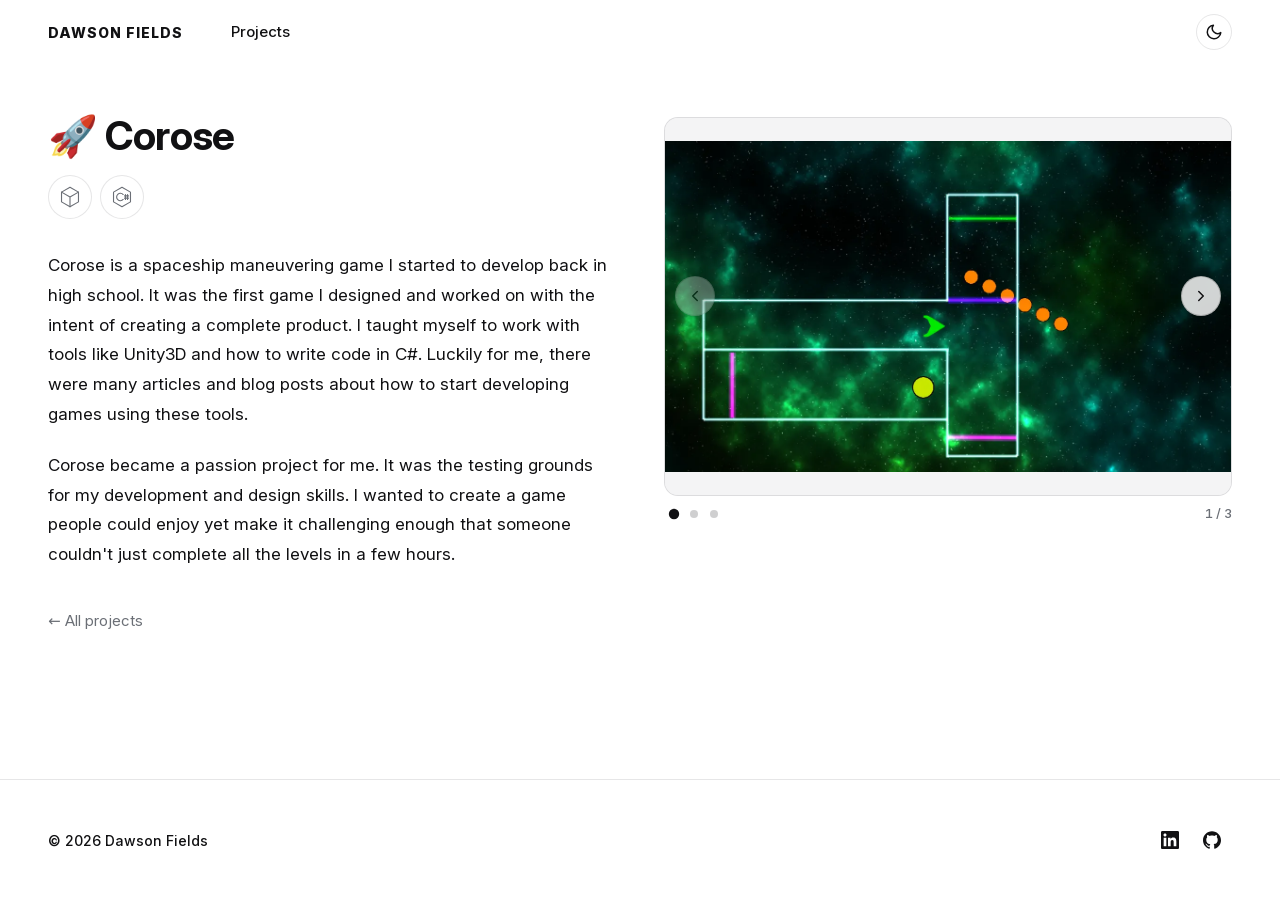
<file: projects/corose/index.html>
<!doctype html>
<html lang="en">
<head>
  <meta charset="utf-8">
  <meta name="viewport" content="width=device-width, initial-scale=1">
  <title>Corose · Dawson Fields</title>
  <meta name="description" content="Corose is a spaceship maneuvering game I started to develop back in high school. It was the first game I designed and worked on with the intent of creating">
  <link rel="canonical" href="https://dawsonfields.com/projects/corose/">
  <link rel="icon" href="/favicon.ico" sizes="48x48">
  <link rel="icon" type="image/png" sizes="192x192" href="/assets/img/icon-192.png">
  <link rel="apple-touch-icon" href="/apple-touch-icon.png">
  <link rel="manifest" href="/site.webmanifest">
  <meta name="theme-color" content="#ffffff" media="(prefers-color-scheme: light)">
  <meta name="theme-color" content="#0b0b0c" media="(prefers-color-scheme: dark)">
  <meta property="og:image" content="https://dawsonfields.com/assets/img/og-image.png">
  <meta property="og:site_name" content="Dawson Fields">
  <meta name="twitter:card" content="summary_large_image">
  <script>try{var t=localStorage.getItem("theme");if(t)document.documentElement.setAttribute("data-theme",t)}catch(e){}</script>
  <link rel="stylesheet" href="/assets/css/style.css">
</head>
<body>
  <a class="skip-link" href="#main">Skip to content</a>
  <header class="site-header">
    <div class="container-page header-inner">
      <a class="brand" href="/" title="Home">Dawson Fields</a>
      <nav class="site-nav" aria-label="Main navigation">
        <ul>
          <li><a href="/projects/">Projects</a></li>
        </ul>
      </nav>
      <button class="theme-toggle" type="button" aria-label="Switch to dark theme" title="Toggle light / dark">
        <svg class="i-moon" viewBox="0 0 24 24" aria-hidden="true"><path d="M21 12.79A9 9 0 1 1 11.21 3 7 7 0 0 0 21 12.79z"/></svg>
        <svg class="i-sun" viewBox="0 0 24 24" aria-hidden="true"><circle cx="12" cy="12" r="5"/><path d="M12 1v2M12 21v2M4.22 4.22l1.42 1.42M18.36 18.36l1.42 1.42M1 12h2M21 12h2M4.22 19.78l1.42-1.42M18.36 5.64l1.42-1.42"/></svg>
      </button>
    </div>
  </header>

  <main id="main" class="container-page">
    <div class="project-layout">
      <div class="project-head">
        <h1 class="text-h1">🚀 Corose</h1>
        <ul class="tech-list" aria-label="Built with">
          <li><button class="tech" type="button"><svg class="tech-icon" viewBox="0 0 32 32" aria-hidden="true"><use href="/assets/img/tech-wireframes.svg#unity"/></svg><span class="tech-label"><strong>Unity3D</strong><span>Game engine</span></span></button></li>
          <li><button class="tech" type="button"><svg class="tech-icon" viewBox="0 0 32 32" aria-hidden="true"><use href="/assets/img/tech-wireframes.svg#csharp"/></svg><span class="tech-label"><strong>C#</strong><span>Programming language</span></span></button></li>
        </ul>
      </div>

      <aside class="project-aside" aria-label="Images">
        <div class="carousel" data-carousel role="region" aria-roledescription="carousel" aria-label="Corose images">
          <div class="carousel-track" tabindex="0">
          <figure class="slide" role="group" aria-roledescription="slide" aria-label="1 of 3"><img src="/assets/img/projects/corose-1.webp" alt="Corose, image 1 of 3" width="1200" height="703" loading="eager"></figure>
          <figure class="slide" role="group" aria-roledescription="slide" aria-label="2 of 3"><img src="/assets/img/projects/corose-2.webp" alt="Corose, image 2 of 3" width="1200" height="693" loading="lazy"></figure>
          <figure class="slide" role="group" aria-roledescription="slide" aria-label="3 of 3"><img src="/assets/img/projects/corose-3.webp" alt="Corose, image 3 of 3" width="1200" height="743" loading="lazy"></figure>
          </div>
        <button class="carousel-btn prev" type="button" aria-label="Previous image"><svg viewBox="0 0 24 24" width="18" height="18" fill="none" stroke="currentColor" stroke-width="2" stroke-linecap="round" stroke-linejoin="round" aria-hidden="true"><path d="M15 6l-6 6 6 6"/></svg></button>
        <button class="carousel-btn next" type="button" aria-label="Next image"><svg viewBox="0 0 24 24" width="18" height="18" fill="none" stroke="currentColor" stroke-width="2" stroke-linecap="round" stroke-linejoin="round" aria-hidden="true"><path d="M9 6l6 6-6 6"/></svg></button>
        <div class="carousel-foot">
          <div class="dots">
            <button class="dot" type="button" aria-label="Go to image 1" aria-current="true"></button>
            <button class="dot" type="button" aria-label="Go to image 2"></button>
            <button class="dot" type="button" aria-label="Go to image 3"></button>
          </div>
          <p class="carousel-count" aria-live="polite">1 / 3</p>
        </div>
        </div>
      </aside>

      <div class="project-body">
        <div class="prose">
        <p>Corose is a spaceship maneuvering game I started to develop back in high school. It was the first game I designed and worked on with the intent of creating a complete product. I taught myself to work with tools like Unity3D and how to write code in C#. Luckily for me, there were many articles and blog posts about how to start developing games using these tools.</p>
        <p>Corose became a passion project for me. It was the testing grounds for my development and design skills. I wanted to create a game people could enjoy yet make it challenging enough that someone couldn't just complete all the levels in a few hours.</p>
        <!-- EMBEDS: add custom embeds for this project here, e.g. <iframe class="embed" title="..." loading="lazy" allowfullscreen src="..."></iframe> -->
        
        </div>
        <a class="back" href="/projects/">&larr; All projects</a>
      </div>
    </div>
  </main>

  <footer class="site-footer">
    <div class="container-page footer-inner">
      <div>&copy; <span data-year>2026</span> Dawson Fields</div>
      <ul class="icon-links">
        <li><a href="https://www.linkedin.com/in/dawsonfields" title="Dawson Fields on LinkedIn" rel="noopener"><span class="sr-only" hidden>LinkedIn</span><svg viewBox="0 0 24 24" aria-hidden="true"><path d="M20.447 20.452h-3.554v-5.569c0-1.328-.027-3.037-1.852-3.037-1.853 0-2.136 1.445-2.136 2.939v5.667H9.351V9h3.414v1.561h.046c.477-.9 1.637-1.85 3.37-1.85 3.601 0 4.267 2.37 4.267 5.455v6.286zM5.337 7.433c-1.144 0-2.063-.926-2.063-2.065 0-1.138.92-2.063 2.063-2.063 1.14 0 2.064.925 2.064 2.063 0 1.139-.925 2.065-2.064 2.065zm1.782 13.019H3.555V9h3.564v11.452zM22.225 0H1.771C.792 0 0 .774 0 1.729v20.542C0 23.227.792 24 1.771 24h20.451C23.2 24 24 23.227 24 22.271V1.729C24 .774 23.2 0 22.222 0h.003z"/></svg></a></li>
        <li><a href="https://github.com/dfields16" title="Dawson Fields on GitHub" rel="noopener"><svg viewBox="0 0 24 24" aria-hidden="true"><path d="M12 .297c-6.63 0-12 5.373-12 12 0 5.303 3.438 9.8 8.205 11.385.6.113.82-.258.82-.577 0-.285-.01-1.04-.015-2.04-3.338.724-4.042-1.61-4.042-1.61C4.422 18.07 3.633 17.7 3.633 17.7c-1.087-.744.084-.729.084-.729 1.205.084 1.838 1.236 1.838 1.236 1.07 1.835 2.809 1.305 3.495.998.108-.776.417-1.305.76-1.605-2.665-.3-5.466-1.332-5.466-5.93 0-1.31.465-2.38 1.235-3.22-.135-.303-.54-1.523.105-3.176 0 0 1.005-.322 3.3 1.23.96-.267 1.98-.399 3-.405 1.02.006 2.04.138 3 .405 2.28-1.552 3.285-1.23 3.285-1.23.645 1.653.24 2.873.12 3.176.765.84 1.23 1.91 1.23 3.22 0 4.61-2.805 5.625-5.475 5.92.42.36.81 1.096.81 2.22 0 1.606-.015 2.896-.015 3.286 0 .315.21.69.825.57C20.565 22.092 24 17.592 24 12.297c0-6.627-5.373-12-12-12"/></svg></a></li>
      </ul>
    </div>
  </footer>
  <script src="/assets/js/main.js" defer></script>
</body>
</html>
</file>
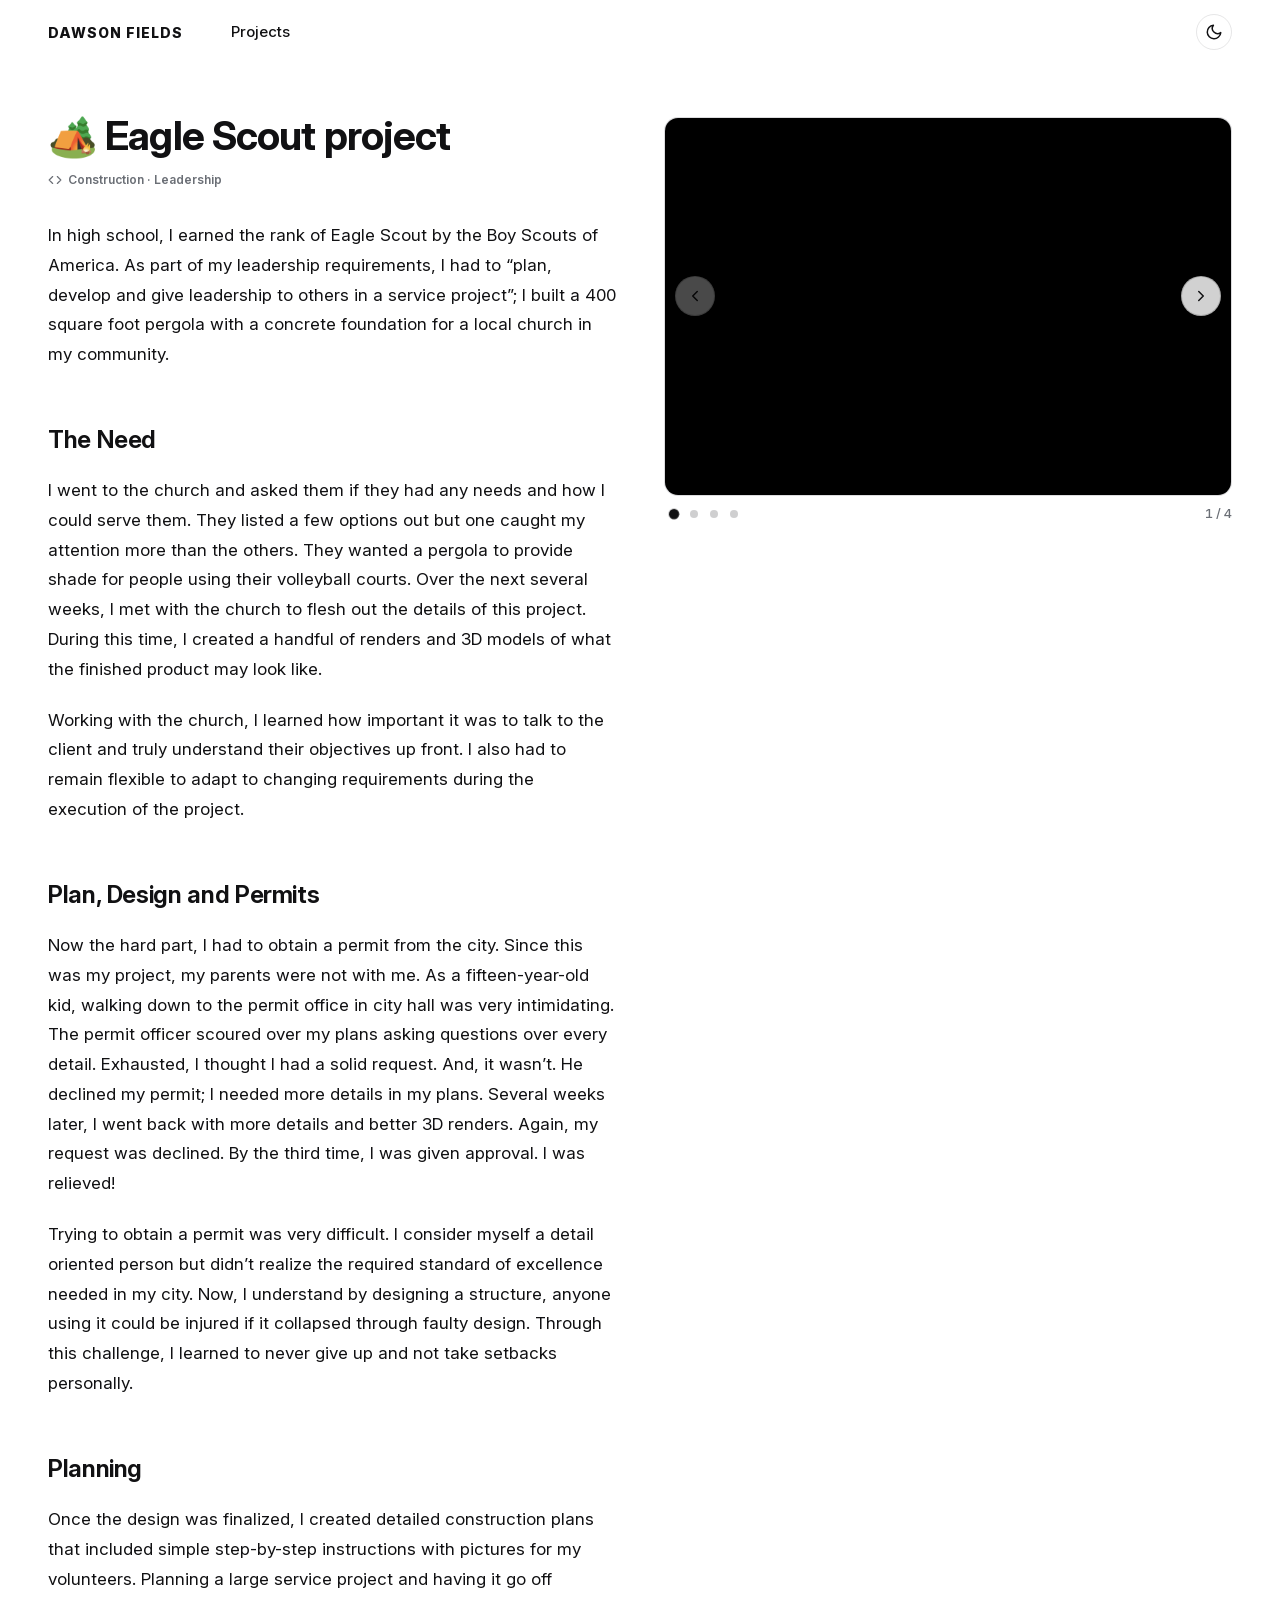
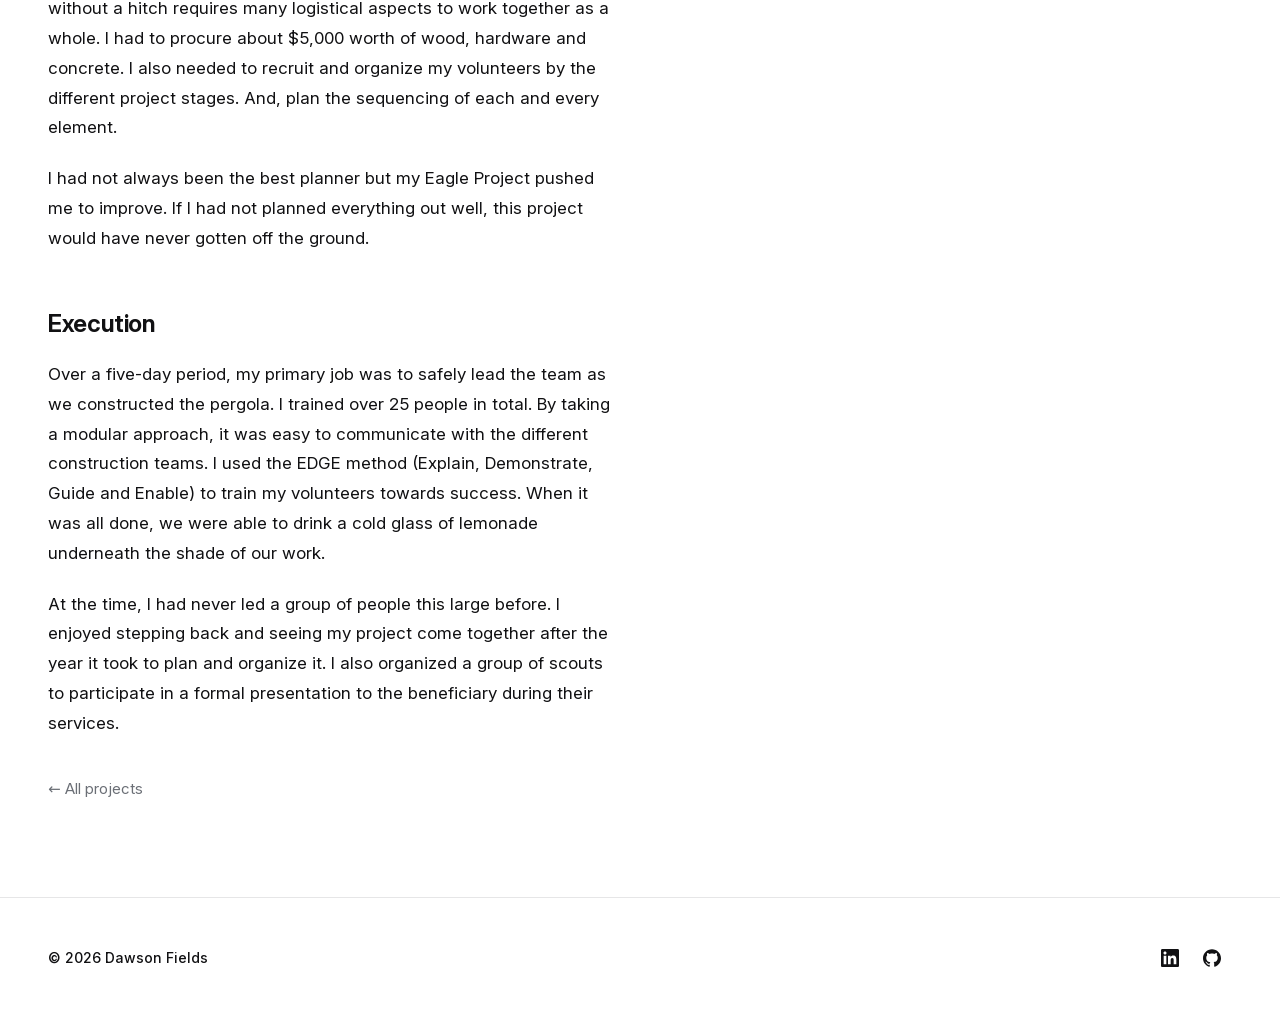
<file: projects/eagle-scout/index.html>
<!doctype html>
<html lang="en">
<head>
  <meta charset="utf-8">
  <meta name="viewport" content="width=device-width, initial-scale=1">
  <title>Eagle Scout project · Dawson Fields</title>
  <meta name="description" content="In high school, I earned the rank of Eagle Scout by the Boy Scouts of America. As part of my leadership requirements, I had to &ldquo;plan, develop and giv">
  <link rel="canonical" href="https://dawsonfields.com/projects/eagle-scout/">
  <link rel="icon" href="/favicon.ico" sizes="48x48">
  <link rel="icon" type="image/png" sizes="192x192" href="/assets/img/icon-192.png">
  <link rel="apple-touch-icon" href="/apple-touch-icon.png">
  <link rel="manifest" href="/site.webmanifest">
  <meta name="theme-color" content="#ffffff" media="(prefers-color-scheme: light)">
  <meta name="theme-color" content="#0b0b0c" media="(prefers-color-scheme: dark)">
  <meta property="og:image" content="https://dawsonfields.com/assets/img/og-image.png">
  <meta property="og:site_name" content="Dawson Fields">
  <meta name="twitter:card" content="summary_large_image">
  <script>try{var t=localStorage.getItem("theme");if(t)document.documentElement.setAttribute("data-theme",t)}catch(e){}</script>
  <link rel="stylesheet" href="/assets/css/style.css">
</head>
<body>
  <a class="skip-link" href="#main">Skip to content</a>
  <header class="site-header">
    <div class="container-page header-inner">
      <a class="brand" href="/" title="Home">Dawson Fields</a>
      <nav class="site-nav" aria-label="Main navigation">
        <ul>
          <li><a href="/projects/">Projects</a></li>
        </ul>
      </nav>
      <button class="theme-toggle" type="button" aria-label="Switch to dark theme" title="Toggle light / dark">
        <svg class="i-moon" viewBox="0 0 24 24" aria-hidden="true"><path d="M21 12.79A9 9 0 1 1 11.21 3 7 7 0 0 0 21 12.79z"/></svg>
        <svg class="i-sun" viewBox="0 0 24 24" aria-hidden="true"><circle cx="12" cy="12" r="5"/><path d="M12 1v2M12 21v2M4.22 4.22l1.42 1.42M18.36 18.36l1.42 1.42M1 12h2M21 12h2M4.22 19.78l1.42-1.42M18.36 5.64l1.42-1.42"/></svg>
      </button>
    </div>
  </header>

  <main id="main" class="container-page">
    <div class="project-layout">
      <div class="project-head">
        <h1 class="text-h1">🏕️ Eagle Scout project</h1>
        <div class="card-meta" style="margin-top:.75rem"><svg viewBox="0 0 24 24" fill="none" stroke="currentColor" stroke-width="2" stroke-linecap="round" stroke-linejoin="round" aria-hidden="true"><path d="M16 18l6-6-6-6M8 6l-6 6 6 6"/></svg><span>Construction · Leadership</span></div>
      </div>

      <aside class="project-aside" aria-label="Images">
        <div class="carousel" data-carousel role="region" aria-roledescription="carousel" aria-label="Eagle Scout project photos and videos">
          <div class="carousel-track" tabindex="0">
          <figure class="slide slide-video" role="group" aria-roledescription="slide" aria-label="1 of 4"><iframe src="https://www.youtube-nocookie.com/embed/Pyl1EsiCKmg" title="Eagle Scout project, video 1 of 2" loading="lazy" allowfullscreen></iframe></figure>
          <figure class="slide" role="group" aria-roledescription="slide" aria-label="2 of 4"><img src="/assets/img/projects/eagle-scout-1.webp" alt="Eagle Scout project, photo 1 of 2" width="1200" height="800" loading="lazy"></figure>
          <figure class="slide" role="group" aria-roledescription="slide" aria-label="3 of 4"><img src="/assets/img/projects/eagle-scout-2.webp" alt="Eagle Scout project, photo 2 of 2" width="1200" height="800" loading="lazy"></figure>
          <figure class="slide slide-video" role="group" aria-roledescription="slide" aria-label="4 of 4"><iframe src="https://www.youtube-nocookie.com/embed/2DhBkSFmKgA" title="Eagle Scout project, video 2 of 2" loading="lazy" allowfullscreen></iframe></figure>
          </div>
        <button class="carousel-btn prev" type="button" aria-label="Previous slide"><svg viewBox="0 0 24 24" width="18" height="18" fill="none" stroke="currentColor" stroke-width="2" stroke-linecap="round" stroke-linejoin="round" aria-hidden="true"><path d="M15 6l-6 6 6 6"/></svg></button>
        <button class="carousel-btn next" type="button" aria-label="Next slide"><svg viewBox="0 0 24 24" width="18" height="18" fill="none" stroke="currentColor" stroke-width="2" stroke-linecap="round" stroke-linejoin="round" aria-hidden="true"><path d="M9 6l6 6-6 6"/></svg></button>
        <div class="carousel-foot">
          <div class="dots">
            <button class="dot" type="button" aria-label="Go to slide 1" aria-current="true"></button>
            <button class="dot" type="button" aria-label="Go to slide 2"></button>
            <button class="dot" type="button" aria-label="Go to slide 3"></button>
            <button class="dot" type="button" aria-label="Go to slide 4"></button>
          </div>
          <p class="carousel-count" aria-live="polite">1 / 4</p>
        </div>
        </div>
      </aside>

      <div class="project-body">
        <div class="prose">
        <p>In high school, I earned the rank of Eagle Scout by the Boy Scouts of America. As part of my leadership requirements, I had to &ldquo;plan, develop and give leadership to others in a service project&rdquo;; I built a 400 square foot pergola with a concrete foundation for a local church in my community.</p>
        <h2>The Need</h2>
        <p>I went to the church and asked them if they had any needs and how I could serve them. They listed a few options out but one caught my attention more than the others. They wanted a pergola to provide shade for people using their volleyball courts. Over the next several weeks, I met with the church to flesh out the details of this project. During this time, I created a handful of renders and 3D models of what the finished product may look like.</p>
        <p>Working with the church, I learned how important it was to talk to the client and truly understand their objectives up front. I also had to remain flexible to adapt to changing requirements during the execution of the project.</p>
        <h2>Plan, Design and Permits</h2>
        <p>Now the hard part, I had to obtain a permit from the city. Since this was my project, my parents were not with me. As a fifteen-year-old kid, walking down to the permit office in city hall was very intimidating. The permit officer scoured over my plans asking questions over every detail. Exhausted, I thought I had a solid request. And, it wasn&rsquo;t. He declined my permit; I needed more details in my plans. Several weeks later, I went back with more details and better 3D renders. Again, my request was declined. By the third time, I was given approval. I was relieved!</p>
        <p>Trying to obtain a permit was very difficult. I consider myself a detail oriented person but didn&rsquo;t realize the required standard of excellence needed in my city. Now, I understand by designing a structure, anyone using it could be injured if it collapsed through faulty design. Through this challenge, I learned to never give up and not take setbacks personally.</p>
        <h2>Planning</h2>
        <p>Once the design was finalized, I created detailed construction plans that included simple step-by-step instructions with pictures for my volunteers. Planning a large service project and having it go off without a hitch requires many logistical aspects to work together as a whole. I had to procure about $5,000 worth of wood, hardware and concrete. I also needed to recruit and organize my volunteers by the different project stages. And, plan the sequencing of each and every element.</p>
        <p>I had not always been the best planner but my Eagle Project pushed me to improve. If I had not planned everything out well, this project would have never gotten off the ground.</p>
        <h2>Execution</h2>
        <p>Over a five-day period, my primary job was to safely lead the team as we constructed the pergola. I trained over 25 people in total. By taking a modular approach, it was easy to communicate with the different construction teams. I used the EDGE method (Explain, Demonstrate, Guide and Enable) to train my volunteers towards success. When it was all done, we were able to drink a cold glass of lemonade underneath the shade of our work.</p>
        <p>At the time, I had never led a group of people this large before. I enjoyed stepping back and seeing my project come together after the year it took to plan and organize it. I also organized a group of scouts to participate in a formal presentation to the beneficiary during their services.</p>
        <!-- EMBEDS: add custom embeds for this project here, e.g. <iframe class="embed" title="..." loading="lazy" allowfullscreen src="..."></iframe> -->
        </div>
        <a class="back" href="/projects/">&larr; All projects</a>
      </div>
    </div>
  </main>

  <footer class="site-footer">
    <div class="container-page footer-inner">
      <div>&copy; <span data-year>2026</span> Dawson Fields</div>
      <ul class="icon-links">
        <li><a href="https://www.linkedin.com/in/dawsonfields" title="Dawson Fields on LinkedIn" rel="noopener"><span class="sr-only" hidden>LinkedIn</span><svg viewBox="0 0 24 24" aria-hidden="true"><path d="M20.447 20.452h-3.554v-5.569c0-1.328-.027-3.037-1.852-3.037-1.853 0-2.136 1.445-2.136 2.939v5.667H9.351V9h3.414v1.561h.046c.477-.9 1.637-1.85 3.37-1.85 3.601 0 4.267 2.37 4.267 5.455v6.286zM5.337 7.433c-1.144 0-2.063-.926-2.063-2.065 0-1.138.92-2.063 2.063-2.063 1.14 0 2.064.925 2.064 2.063 0 1.139-.925 2.065-2.064 2.065zm1.782 13.019H3.555V9h3.564v11.452zM22.225 0H1.771C.792 0 0 .774 0 1.729v20.542C0 23.227.792 24 1.771 24h20.451C23.2 24 24 23.227 24 22.271V1.729C24 .774 23.2 0 22.222 0h.003z"/></svg></a></li>
        <li><a href="https://github.com/dfields16" title="Dawson Fields on GitHub" rel="noopener"><svg viewBox="0 0 24 24" aria-hidden="true"><path d="M12 .297c-6.63 0-12 5.373-12 12 0 5.303 3.438 9.8 8.205 11.385.6.113.82-.258.82-.577 0-.285-.01-1.04-.015-2.04-3.338.724-4.042-1.61-4.042-1.61C4.422 18.07 3.633 17.7 3.633 17.7c-1.087-.744.084-.729.084-.729 1.205.084 1.838 1.236 1.838 1.236 1.07 1.835 2.809 1.305 3.495.998.108-.776.417-1.305.76-1.605-2.665-.3-5.466-1.332-5.466-5.93 0-1.31.465-2.38 1.235-3.22-.135-.303-.54-1.523.105-3.176 0 0 1.005-.322 3.3 1.23.96-.267 1.98-.399 3-.405 1.02.006 2.04.138 3 .405 2.28-1.552 3.285-1.23 3.285-1.23.645 1.653.24 2.873.12 3.176.765.84 1.23 1.91 1.23 3.22 0 4.61-2.805 5.625-5.475 5.92.42.36.81 1.096.81 2.22 0 1.606-.015 2.896-.015 3.286 0 .315.21.69.825.57C20.565 22.092 24 17.592 24 12.297c0-6.627-5.373-12-12-12"/></svg></a></li>
      </ul>
    </div>
  </footer>
  <script src="/assets/js/main.js" defer></script>
</body>
</html>
</file>
<file: assets/css/style.css>
/* Inter (SIL Open Font License), self-hosted. */
@font-face {
  font-family: "Inter"; font-style: normal; font-weight: 100 900; font-display: swap;
  src: url(/assets/fonts/inter-latin.woff2) format("woff2");
  unicode-range: U+0000-00FF, U+0131, U+0152-0153, U+02BB-02BC, U+02C6, U+02DA, U+02DC, U+0304, U+0308, U+0329, U+2000-206F, U+20AC, U+2122, U+2191, U+2193, U+2212, U+2215, U+FEFF, U+FFFD;
}
@font-face {
  font-family: "Inter"; font-style: normal; font-weight: 100 900; font-display: swap;
  src: url(/assets/fonts/inter-latin-ext.woff2) format("woff2");
  unicode-range: U+0100-02BA, U+02BD-02C5, U+02C7-02CC, U+02CE-02D7, U+02DD-02FF, U+0304, U+0308, U+0329, U+1D00-1DBF, U+1E00-1E9F, U+1EF2-1EFF, U+2020, U+20A0-20AB, U+20AD-20C0, U+2113, U+2C60-2C7F, U+A720-A7FF;
}

/* ---- Tokens. Light by default; dark follows the system or the toggle. ---- */
:root {
  --bg: #ffffff;
  --subtle: #f4f4f5;
  --fg: #111113;
  --muted: #6b6f76;
  --accent: #1d4ed8;
  --line: rgba(17, 17, 19, 0.1);
  --line-strong: rgba(17, 17, 19, 0.2);
  --accent-soft: rgba(29, 78, 216, 0.12);
  --shadow-card: 0 1px 2px rgba(0, 0, 0, 0.04), 0 10px 30px -10px rgba(0, 0, 0, 0.12);
  --header-bg: rgba(255, 255, 255, 0.82);
  --code-bg: #1e1e1e;
  --code-fg: #d4d4d4;
  --radius: 0.875rem;
  --ease: cubic-bezier(0.2, 0.7, 0.2, 1);
  color-scheme: light;
}

@media (prefers-color-scheme: dark) {
  :root:not([data-theme="light"]) {
    --bg: #0b0b0c;
    --subtle: #17171a;
    --fg: #ededef;
    --muted: #a0a4ab;
    --accent: #93b4fd;
    --line: rgba(255, 255, 255, 0.12);
    --line-strong: rgba(255, 255, 255, 0.24);
    --accent-soft: rgba(147, 180, 253, 0.18);
    --shadow-card: 0 1px 2px rgba(0, 0, 0, 0.5), 0 10px 30px -10px rgba(0, 0, 0, 0.7);
    --header-bg: rgba(11, 11, 12, 0.8);
    color-scheme: dark;
  }
}

:root[data-theme="dark"] {
  --bg: #0b0b0c;
  --subtle: #17171a;
  --fg: #ededef;
  --muted: #a0a4ab;
  --accent: #93b4fd;
  --line: rgba(255, 255, 255, 0.12);
  --line-strong: rgba(255, 255, 255, 0.24);
  --accent-soft: rgba(147, 180, 253, 0.18);
  --shadow-card: 0 1px 2px rgba(0, 0, 0, 0.5), 0 10px 30px -10px rgba(0, 0, 0, 0.7);
  --header-bg: rgba(11, 11, 12, 0.8);
  color-scheme: dark;
}

/* ---- Base ---- */
* { box-sizing: border-box; }
html { -webkit-text-size-adjust: 100%; scroll-padding-top: 5rem; }
body {
  margin: 0;
  background: var(--bg);
  color: var(--fg);
  font-family: Inter, ui-sans-serif, system-ui, -apple-system, BlinkMacSystemFont, "Segoe UI", Roboto, "Helvetica Neue", Arial, sans-serif;
  font-feature-settings: "cv11", "ss03";
  line-height: 1.5;
  -webkit-font-smoothing: antialiased;
  text-rendering: optimizeLegibility;
  min-height: 100vh; min-height: 100dvh;
  display: flex; flex-direction: column;
}
img { max-width: 100%; height: auto; display: block; }
a { color: inherit; text-decoration: none; }
ul { list-style: none; margin: 0; padding: 0; }
h1, h2, h3, p { margin: 0; }
:focus-visible { outline: 2px solid var(--accent); outline-offset: 3px; border-radius: 4px; }

.container-page { width: 100%; max-width: 1280px; margin-inline: auto; padding-inline: 1.5rem; }
@media (min-width: 640px) { .container-page { padding-inline: 3rem; } }

.skip-link { position: absolute; left: -999px; }
.skip-link:focus {
  position: fixed; left: 1rem; top: 1rem; z-index: 50; padding: 0.5rem 1rem;
  border-radius: 0.5rem; background: var(--fg); color: var(--bg); font-size: 0.875rem; font-weight: 500;
}

/* ---- Type ---- */
.text-display { font-size: clamp(2.25rem, 1.6rem + 2.6vw, 3.25rem); font-weight: 700; letter-spacing: -0.025em; line-height: 1.05; text-wrap: balance; }
.text-h1 { font-size: clamp(1.875rem, 1.45rem + 1.6vw, 2.5rem); font-weight: 700; letter-spacing: -0.022em; line-height: 1.15; }
.text-h2 { font-size: clamp(1.375rem, 1.2rem + 0.7vw, 1.625rem); font-weight: 650; letter-spacing: -0.015em; line-height: 1.25; }
.text-h3 { font-size: 1.125rem; font-weight: 600; letter-spacing: -0.01em; line-height: 1.4; }
.muted { color: var(--muted); }

/* ---- Header ---- */
.site-header {
  position: sticky; top: 0; z-index: 40;
  background: var(--header-bg); backdrop-filter: blur(12px); -webkit-backdrop-filter: blur(12px);
  border-bottom: 1px solid transparent; transition: border-color 0.2s;
}
.site-header.is-stuck { border-bottom-color: var(--line); }
.header-inner { display: flex; flex-wrap: wrap; align-items: center; justify-content: space-between; column-gap: 1rem; min-height: 3.5rem; }
@media (min-width: 640px) { .header-inner { justify-content: flex-start; column-gap: 2.25rem; min-height: 4rem; } }
.brand { font-size: 0.875rem; font-weight: 800; text-transform: uppercase; letter-spacing: 0.07em; }
.site-nav ul { display: flex; align-items: center; gap: 0.375rem; }
.site-nav a {
  display: inline-flex; align-items: center; height: 2.75rem; padding-inline: 0.25rem;
  font-size: 0.875rem; font-weight: 500; color: var(--muted); transition: color 0.15s;
}
.site-nav a:hover, .site-nav a[aria-current="page"] { color: var(--fg); }
@media (min-width: 640px) {
  .site-nav a { height: 2.25rem; padding-inline: 0.75rem; font-size: 0.9375rem; border-radius: 0.5rem; }
  .site-nav a:hover { background: var(--subtle); }
}

/* ---- Layout ---- */
main { flex: 1; padding-top: 2rem; padding-bottom: 4rem; }
@media (min-width: 640px) { main { padding-top: 3rem; padding-bottom: 6rem; } }
.section { margin-top: 4rem; }
@media (min-width: 640px) { .section { margin-top: 6rem; } }
.section-head { display: flex; align-items: flex-end; justify-content: space-between; gap: 1.5rem; margin-bottom: 1.5rem; }
@media (min-width: 640px) { .section-head { margin-bottom: 2rem; } }
.more { flex-shrink: 0; display: inline-flex; align-items: center; gap: 0.25rem; font-size: 0.875rem; font-weight: 500; color: var(--muted); transition: color 0.15s; }
.more:hover { color: var(--fg); }

.hero { display: grid; gap: 2.5rem; }
@media (min-width: 1024px) { .hero { grid-template-columns: minmax(0, 1fr) 16rem; column-gap: 4rem; } }
@media (min-width: 1280px) { .hero { grid-template-columns: minmax(0, 42rem) minmax(0, 1fr); column-gap: 6rem; } }
.hero-main { max-width: 42rem; min-width: 0; }

.avatar { width: 7rem; height: 7rem; border-radius: 50%; overflow: hidden; background: linear-gradient(160deg, color-mix(in srgb, var(--accent) 20%, var(--bg)), color-mix(in srgb, var(--accent) 48%, var(--bg))); box-shadow: 0 0 0 1px var(--line); }
@media (min-width: 640px) { .avatar { width: 9rem; height: 9rem; } }
.avatar img { width: 100%; height: 100%; object-fit: cover; }
.hero-id { display: flex; flex-wrap: wrap; align-items: center; gap: 1.25rem 1.75rem; }
.hero-id .avatar { flex-shrink: 0; }
.hero-id-text { flex: 1 1 15rem; min-width: 0; }
.hero-id-text .facts { margin-top: 0.75rem; }
.hero-id-text .icon-links { margin-top: 1rem; }
.bio { margin-top: 1.75rem; }
.facts { margin-top: 1rem; display: flex; flex-wrap: wrap; gap: 0.5rem 1.5rem; font-size: 0.9375rem; color: var(--muted); }
.facts li { display: inline-flex; align-items: center; gap: 0.375rem; }
.facts svg { width: 1rem; height: 1rem; }
.bio { margin-top: 1.5rem; font-size: 1.0625rem; line-height: 1.75; }
.bio a, .prose a { text-decoration: underline; text-decoration-color: color-mix(in srgb, var(--accent) 40%, transparent); text-decoration-thickness: 1px; text-underline-offset: 3px; transition: text-decoration-color 0.15s; }
.bio a:hover, .prose a:hover { text-decoration-color: var(--accent); }

.icon-links { display: flex; flex-wrap: wrap; align-items: center; gap: 0.5rem; margin-top: 1.25rem; }
.icon-links a {
  display: inline-flex; align-items: center; justify-content: center; width: 2.5rem; height: 2.5rem;
  border-radius: 50%; border: 1px solid var(--line); transition: border-color 0.15s, background 0.15s;
}
.icon-links a:hover { border-color: var(--line-strong); background: var(--subtle); }
.icon-links svg { width: 1.125rem; height: 1.125rem; fill: currentColor; }

/* Stats sidebar */
.stats { display: grid; gap: 0 1.5rem; align-content: start; }
@media (min-width: 640px) and (max-width: 1023px) { .stats { grid-template-columns: 1fr 1fr; } }
.stat { border-top: 1px solid var(--line); padding-block: 1.25rem; min-width: 0; }
.stat:first-child { border-top: 0; padding-top: 0; }
@media (max-width: 1023px) { .stat:first-child { border-top: 1px solid var(--line); padding-top: 1.25rem; } }
.stat-num { font-size: 2rem; font-weight: 600; line-height: 1; letter-spacing: -0.02em; font-variant-numeric: tabular-nums; }
@media (min-width: 1024px) { .stat-num { font-size: 2.5rem; } }
.stat-text { margin-top: 0.5rem; font-size: 0.9375rem; line-height: 1.35; color: var(--muted); text-wrap: balance; }
.stat-text strong { color: var(--fg); font-weight: 600; }

/* ---- Cards ---- */
.card-grid { display: grid; grid-template-columns: 1fr; gap: 1.5rem; }
@media (min-width: 640px) { .card-grid { grid-template-columns: repeat(2, 1fr); gap: 1.75rem; } }
@media (min-width: 1024px) { .card-grid { grid-template-columns: repeat(3, 1fr); } }
.card {
  display: flex; flex-direction: column; position: relative; overflow: hidden; height: 100%;
  background: var(--bg); border: 1px solid var(--line); border-radius: var(--radius);
  transition: transform 0.2s var(--ease), border-color 0.2s, box-shadow 0.2s;
}
.card:hover { border-color: var(--line-strong); box-shadow: var(--shadow-card); transform: translateY(-2px); }
.thumb {
  aspect-ratio: 2 / 1; width: 100%; background: var(--subtle); overflow: hidden;
  display: flex; align-items: center; justify-content: center; padding: 1rem;
  font-size: clamp(1.25rem, 1rem + 1vw, 1.75rem); font-weight: 700; letter-spacing: -0.02em; text-align: center; color: #fff;
  text-wrap: balance;
}
.thumb img { width: 100%; height: 100%; object-fit: cover; }
.g1 { background: linear-gradient(135deg, #2563eb, #7c3aed); }
.g2 { background: linear-gradient(135deg, #0f766e, #22c55e); }
.g3 { background: linear-gradient(135deg, #be123c, #f97316); }
.g4 { background: linear-gradient(135deg, #334155, #0ea5e9); }
.card-body { flex: 1; padding: 1.25rem; min-width: 0; }
@media (min-width: 640px) { .card-body { padding: 1.5rem; } }
.card-body h3 { transition: color 0.15s; }
.card-meta { margin-top: 0.25rem; display: flex; flex-wrap: wrap; gap: 0.25rem 0.5rem; font-size: 0.75rem; font-weight: 600; color: var(--muted); }
.card-desc { margin-top: 0.75rem; font-size: 0.9375rem; line-height: 1.6; color: color-mix(in srgb, var(--fg) 80%, transparent); }
.card-actions { display: flex; flex-wrap: wrap; gap: 0.75rem; padding: 0 1.25rem 1.25rem; position: relative; z-index: 2; }
@media (min-width: 640px) { .card-actions { padding: 0 1.5rem 1.5rem; } }
.btn {
  display: inline-flex; align-items: center; justify-content: center; gap: 0.5rem; height: 2.5rem; padding-inline: 1rem;
  border-radius: 0.5rem; font-size: 0.875rem; font-weight: 500; white-space: nowrap;
  border: 1px solid var(--line-strong); background: var(--bg); color: var(--fg); transition: all 0.2s ease-in-out;
}
.btn:hover { background: var(--fg); border-color: var(--fg); color: var(--bg); }
.stretched::after { content: ""; position: absolute; inset: 0; z-index: 1; }
.card:hover .stretched { color: var(--accent); }

.page-intro { margin-bottom: 2rem; max-width: 42rem; }
.page-intro p { margin-top: 0.75rem; color: var(--muted); font-size: 1.125rem; }

/* ---- Article / prose ---- */
.narrow { max-width: 42rem; }
.article h1 { text-wrap: balance; }
.prose { margin-top: 2rem; font-size: 1.0625rem; line-height: 1.75; overflow-wrap: break-word; }
.prose > * + * { margin-top: 1.25em; }
.prose h2 { margin-top: 2.25em; font-size: 1.5rem; font-weight: 650; letter-spacing: -0.015em; line-height: 1.3; }
.prose h3 { margin-top: 1.75em; font-size: 1.25rem; font-weight: 600; }
.prose ul { list-style: disc; padding-left: 1.5rem; }
.prose ol { padding-left: 1.5rem; }
.prose li + li { margin-top: 0.4em; }
.prose blockquote { margin-inline: 0; padding-left: 1rem; border-left: 3px solid var(--line-strong); color: var(--muted); }
.prose :not(pre) > code { background: var(--subtle); border: 1px solid var(--line); padding: 0.1em 0.35em; border-radius: 0.375rem; font-size: 0.9em; }
.prose pre {
  position: relative; background: var(--code-bg); color: var(--code-fg); padding: 1.1rem 1.25rem;
  border-radius: 0.75rem; overflow-x: auto; font-size: 0.9rem; line-height: 1.65;
}
.prose pre code { background: none; border: 0; padding: 0; }
.copy-btn {
  position: absolute; top: 0.5rem; right: 0.5rem; font: inherit; font-size: 0.75rem; cursor: pointer;
  background: rgba(255, 255, 255, 0.1); color: #fff; border: 1px solid rgba(255, 255, 255, 0.2); border-radius: 0.375rem; padding: 0.15rem 0.6rem;
}
.copy-btn:hover { background: rgba(255, 255, 255, 0.2); }
.embed { aspect-ratio: 16 / 9; width: 100%; border: 0; border-radius: var(--radius); background: var(--subtle); }
.back { display: inline-block; margin-top: 2.5rem; font-size: 0.9375rem; color: var(--muted); }
.back:hover { color: var(--fg); }

/* ---- Footer ---- */
.site-footer { margin-top: auto; border-top: 1px solid var(--line); }
.footer-inner { display: flex; flex-direction: column; align-items: center; gap: 1rem; padding-block: 2rem; text-align: center; }
@media (min-width: 640px) { .footer-inner { flex-direction: row; justify-content: space-between; text-align: left; padding-block: 2.5rem; } }
.footer-inner > div { font-size: 0.875rem; font-weight: 500; }
.site-footer .icon-links { margin-top: 0; gap: 0.125rem; }
.site-footer .icon-links a { border: 0; }

@media (prefers-reduced-motion: reduce) {
  * { transition: none !important; }
  .card:hover { transform: none; }
}

.sr-only { position: absolute; width: 1px; height: 1px; overflow: hidden; clip: rect(0 0 0 0); white-space: nowrap; }

/* ---- Reference-style details ---- */
.stat-link { display: block; }
.stat-row { display: flex; align-items: center; justify-content: space-between; gap: 0.75rem; }
.stat-title { display: flex; align-items: baseline; gap: 0.625rem; }
.stat-row svg { width: 1rem; height: 1rem; color: var(--muted); flex-shrink: 0; transition: color 0.2s; }
.stat-link:hover .stat-row svg, .stat-link:hover .stat-text { color: var(--fg); }
.stat-text { display: block; margin-top: 0.5rem; font-size: 0.9375rem; line-height: 1.35; color: var(--muted); transition: color 0.2s; }
.badge-label { margin-top: 1.25rem; font-size: 0.75rem; font-weight: 600; letter-spacing: 0.06em; text-transform: uppercase; color: var(--muted); }
.badge-label + .tech-list { margin-top: 0.625rem; }
.card-meta { align-items: center; gap: 0.375rem; }
.card-meta svg { width: 0.875rem; height: 0.875rem; }
.thumb span { font-size: 2.75rem; letter-spacing: -0.03em; opacity: 0.92; }
.thumb { text-shadow: none; }

/* ---- Photos ---- */
.thumb img { object-position: center 30%; transition: opacity 0.3s; }
.card:hover .thumb img { opacity: 0.9; }
.shot { width: 100%; height: auto; border-radius: var(--radius); border: 1px solid var(--line); background: var(--subtle); }
.thumb:has(> img) { padding: 0; }
.page-actions { display: flex; flex-wrap: wrap; gap: 0.75rem; margin-top: 1.25rem; }
.tech-row { display: flex; flex-wrap: wrap; align-items: center; gap: 0.75rem 1rem; margin-top: 1rem; }
.tech-row .tech-list { flex: 1 1 16.5rem; margin-top: 0; }
.tech-row .page-actions { flex: 0 0 auto; margin: 0 0 0 auto; }
@media (min-width: 640px) { .tech-row { flex-wrap: nowrap; } .tech-row .tech-list { flex: 1 1 0; min-width: 0; } }
.hero-shot { margin-top: 1.75rem; }

/* ---- Theme toggle (icon button, top right) ---- */
.theme-toggle {
  margin-left: auto; display: inline-flex; align-items: center; justify-content: center;
  width: 2.25rem; height: 2.25rem; border-radius: 50%; cursor: pointer; color: var(--fg);
  background: none; border: 1px solid var(--line); transition: background 0.15s, border-color 0.15s;
}
.theme-toggle:hover { background: var(--subtle); border-color: var(--line-strong); }
.theme-toggle svg { width: 1.125rem; height: 1.125rem; fill: none; stroke: currentColor; stroke-width: 2; stroke-linecap: round; stroke-linejoin: round; }
.theme-toggle .i-sun { display: none; }
:root[data-theme="dark"] .theme-toggle .i-sun { display: block; }
:root[data-theme="dark"] .theme-toggle .i-moon { display: none; }
@media (prefers-color-scheme: dark) {
  :root:not([data-theme="light"]) .theme-toggle .i-sun { display: block; }
  :root:not([data-theme="light"]) .theme-toggle .i-moon { display: none; }
}

/* ---- Bible Reference Explorer: two-column page with a pinned embed ---- */
.project-layout { display: grid; grid-template-columns: minmax(0, 1fr); }
.project-head, .project-body { min-width: 0; max-width: 42rem; }
@media (min-width: 1024px) { .project-head, .project-body { max-width: none; } }
.project-aside { margin-top: 2rem; min-width: 0; }
.pin-embed {
  display: block; width: 100%; height: auto; aspect-ratio: 4 / 3; border: 1px solid var(--line); border-radius: var(--radius);
  background: var(--subtle);
}
@media (min-width: 1024px) {
  .project-layout {
    grid-template-columns: minmax(0, 1fr) minmax(0, 1fr); column-gap: 3rem;
    grid-template-areas: "head aside" "body aside";
  }
  .project-head { grid-area: head; }
  .project-body { grid-area: body; }
  .project-aside { grid-area: aside; align-self: start; position: sticky; top: 5.5rem; margin-top: 0.25rem; }
  .pin-embed { aspect-ratio: auto; height: calc(100vh - 8rem); height: calc(100dvh - 8rem); min-height: 26rem; max-height: 52rem; }
}

/* Midnight look taken from the project's graph image (near-black background, yellow / green / blue / pink points).
   It applies to this page only, in both site themes, so the light / dark toggle is hidden here. */
html:has(body.theme-midnight) { background: #0c0f16; color-scheme: dark; }
body.theme-midnight {
  --bg: #0c0f16; --subtle: #141925; --fg: #e8eaf0; --muted: #9aa3b5; --accent: #6cc4f0;
  --line: rgba(255, 255, 255, 0.1); --line-strong: rgba(255, 255, 255, 0.22); --accent-soft: rgba(108, 196, 240, 0.18);
  --shadow-card: 0 1px 2px rgba(0, 0, 0, 0.5), 0 10px 30px -10px rgba(0, 0, 0, 0.7);
  --header-bg: rgba(12, 15, 22, 0.8);
  --graph-yellow: #e6d14f; --graph-green: #8fd16a; --graph-blue: #6cc4f0; --graph-pink: #e87aa8;
  background-color: var(--bg);
  position: relative; isolation: isolate;
  color-scheme: dark;
}
.theme-midnight .container-page { max-width: 1440px; }
.bre-bg::before {
  /* The image fills the top quarter of the page and fades into the midnight background below it. */
  content: ""; position: absolute; top: 0; left: 0; right: 0; z-index: -1; pointer-events: none;
  height: clamp(22rem, 25%, 42rem);
  background:
    linear-gradient(180deg, rgba(12, 15, 22, 0.25), rgba(12, 15, 22, 0.45)),
    url(/assets/img/projects/bible-reference-explorer-1.webp) center 40% / cover no-repeat;
  -webkit-mask-image: linear-gradient(to bottom, #000 0%, #000 30%, transparent 100%);
  mask-image: linear-gradient(to bottom, #000 0%, #000 30%, transparent 100%);
}
.theme-midnight .theme-toggle { display: none; }
.theme-midnight .btn-primary { background: var(--accent); border-color: var(--accent); color: #0c0f16; font-weight: 600; }
.theme-midnight .btn-primary:hover { background: #fff; border-color: #fff; color: #0c0f16; }
.theme-midnight .pin-embed { box-shadow: 0 24px 60px -24px rgba(232, 122, 168, 0.28); }
.theme-midnight .prose h2::before {
  content: ""; display: block; width: 2.75rem; height: 3px; margin-bottom: 0.7rem; border-radius: 2px;
  background: linear-gradient(90deg, var(--graph-yellow), var(--graph-green), var(--graph-blue), var(--graph-pink));
}
.theme-midnight .prose :not(pre) > code { background: var(--subtle); }
.theme-midnight .site-footer { border-top-color: var(--line); }

/* ---- Tech chips (wireframe icons that expand on hover, focus or tap) ----
   Each chip keeps a fixed 2.75rem slot, so opening one never changes the layout (that is what made the old version
   flicker near the end of a row). The pill floats over its slot. main.js slides the chips after it out of the way, or,
   when there is no room on the right, opens it leftward and drops the chips it would cover to the next row. */
.tech-list { position: relative; display: grid; grid-template-columns: repeat(auto-fill, 2.75rem); justify-content: start; gap: 0.5rem; margin-top: 1rem; }
.tech-list li { position: relative; height: 2.75rem; transition: transform 0.35s var(--ease); }
.tech-list li:hover, .tech-list li:focus-within, .tech-list li.is-open { z-index: 6; }
.tech {
  position: absolute; left: 0; top: 0; display: inline-flex; align-items: center; height: 2.75rem; max-width: 2.75rem; padding: 0;
  overflow: hidden; white-space: nowrap; border: 1px solid var(--line); border-radius: 999px; background: var(--bg);
  color: var(--muted); font: inherit; cursor: pointer;
  transition: max-width 0.35s var(--ease), border-color 0.2s, color 0.2s, box-shadow 0.2s;
}
/* A pill that grows leftward keeps its icon at the right end (under the cursor) and grows its text out to the left. */
.tech-list li.is-flipped .tech { left: auto; right: 0; flex-direction: row-reverse; }
.tech-list li.is-flipped .tech-label { padding-right: 0; padding-left: 1.15rem; align-items: flex-end; text-align: right; }
.tech-icon {
  flex: none; width: 1.5rem; height: 1.5rem; margin-inline: calc((2.75rem - 2px - 1.5rem) / 2);
  fill: none; stroke: currentColor; stroke-width: 1.5; stroke-linecap: round; stroke-linejoin: round;
}
.tech-label { display: flex; flex-direction: column; align-items: flex-start; padding-right: 1.15rem; line-height: 1.25; font-size: 0.75rem; color: var(--muted); opacity: 0; transition: opacity 0.2s 0.05s; }
.tech-label strong { font-size: 0.875rem; font-weight: 600; color: var(--fg); }
.tech-label { min-width: 0; overflow: hidden; }
.tech-label > * { display: block; max-width: 100%; overflow: hidden; text-overflow: ellipsis; white-space: nowrap; }
/* without JavaScript the pill still opens (to the right, over its neighbours); with it, main.js drives everything */
html:not(.js-tech) .tech-list:not(.tips) .tech:hover, html:not(.js-tech) .tech-list:not(.tips) .tech:focus { max-width: min(22rem, calc(100vw - 3rem)); color: var(--accent); border-color: var(--accent); box-shadow: var(--shadow-card); }
html:not(.js-tech) .tech-list:not(.tips) .tech:hover .tech-label, html:not(.js-tech) .tech-list:not(.tips) .tech:focus .tech-label { opacity: 1; }
.tech-list li.is-open .tech { color: var(--accent); border-color: var(--accent); box-shadow: var(--shadow-card); }
.tech-list li.is-open .tech-label { opacity: 1; }

/* Project logo used in place of an emoji in titles */
.title-logo { display: inline-block; width: 1.05em; height: 1.05em; margin-right: 0.3em; vertical-align: -0.14em; }

/* ---- Image carousel (pinned right column on project pages) ---- */
.carousel { position: relative; }
.carousel-track {
  display: flex; overflow-x: auto; scroll-snap-type: x mandatory; scroll-behavior: smooth; scrollbar-width: none;
  aspect-ratio: 3 / 2; border: 1px solid var(--line); border-radius: var(--radius); background: var(--subtle);
}
.carousel-track::-webkit-scrollbar { display: none; }
.slide { flex: 0 0 100%; margin: 0; scroll-snap-align: center; display: flex; align-items: center; justify-content: center; }
.slide img { width: 100%; height: 100%; object-fit: contain; }
.carousel-btn {
  position: absolute; top: calc(50% - 1.5rem); transform: translateY(-50%); width: 2.5rem; height: 2.5rem; padding: 0;
  display: grid; place-items: center; border-radius: 50%; cursor: pointer; color: var(--fg);
  border: 1px solid var(--line-strong); background: color-mix(in srgb, var(--bg) 82%, transparent);
  -webkit-backdrop-filter: blur(6px); backdrop-filter: blur(6px); transition: background 0.15s, border-color 0.15s, opacity 0.15s;
}
.carousel-btn.prev { left: 0.7rem; }
.carousel-btn.next { right: 0.7rem; }
.carousel-btn:hover:not([disabled]) { background: var(--bg); border-color: var(--fg); }
.carousel-btn[disabled] { opacity: 0.35; cursor: default; }
.carousel-foot { display: flex; align-items: center; justify-content: space-between; gap: 1rem; margin-top: 0.5rem; }
.dots { display: flex; gap: 0; }
.dot { width: 1.25rem; height: 1.25rem; padding: 0; border: 0; background: none; cursor: pointer; display: grid; place-items: center; }
.dot::before { content: ""; width: 0.5rem; height: 0.5rem; border-radius: 50%; background: var(--line-strong); transition: transform 0.2s, background 0.2s; }
.dot[aria-current="true"]::before { background: var(--fg); transform: scale(1.3); }
.carousel-count { font-size: 0.8125rem; font-weight: 500; color: var(--muted); font-variant-numeric: tabular-nums; }
.slide-video { background: #000; }
.slide-video iframe { width: 100%; aspect-ratio: 16 / 9; border: 0; }

/* Ball Shooter page: always dark, with a self-playing copy of the game drawn behind the content
   (see assets/js/ball-bg.js). Only the header stays in the light theme. */
html:has(body.game-page) { background: #0b0b0c; color-scheme: dark; }
body.game-page {
  --bg: #0b0b0c; --subtle: #17171a; --fg: #ededef; --muted: #a0a4ab; --accent: #93b4fd;
  --line: rgba(255, 255, 255, 0.12); --line-strong: rgba(255, 255, 255, 0.24); --accent-soft: rgba(147, 180, 253, 0.16);
  --shadow-card: 0 1px 2px rgba(0, 0, 0, 0.5), 0 10px 30px -10px rgba(0, 0, 0, 0.7);
  background-color: var(--bg); position: relative; isolation: isolate; color-scheme: dark;
}
/* The header follows the site's light / dark choice even though the page below it is always dark. */
.game-page .site-header {
  --bg: #ffffff; --subtle: #f4f4f5; --fg: #111113; --muted: #6b6f76; --accent: #1d4ed8;
  --line: rgba(17, 17, 19, 0.1); --line-strong: rgba(17, 17, 19, 0.2);
  --header-bg: #ffffff; color-scheme: light; color: var(--fg);
}
@media (prefers-color-scheme: dark) {
  :root:not([data-theme="light"]) .game-page .site-header {
    --bg: #0b0b0c; --subtle: #17171a; --fg: #ededef; --muted: #a0a4ab; --accent: #93b4fd;
    --line: rgba(255, 255, 255, 0.12); --line-strong: rgba(255, 255, 255, 0.24);
    --header-bg: #1c1c21; color-scheme: dark;
  }
}
:root[data-theme="dark"] .game-page .site-header {
  --bg: #0b0b0c; --subtle: #17171a; --fg: #ededef; --muted: #a0a4ab; --accent: #93b4fd;
  --line: rgba(255, 255, 255, 0.12); --line-strong: rgba(255, 255, 255, 0.24);
  --header-bg: #1c1c21; color-scheme: dark;
}
.game-bg { position: fixed; inset: 0; width: 100vw; height: 100vh; z-index: -1; pointer-events: none; opacity: 0.4; }
/* Frosted panels keep the text readable over the moving game. */
.game-page .project-head, .game-page .project-body {
  background: rgba(11, 11, 12, 0.55);
  -webkit-backdrop-filter: blur(8px); backdrop-filter: blur(8px);
  border-radius: var(--radius); padding: 1.25rem 1.5rem;
}
.game-page .project-head { position: relative; z-index: 2; }   /* tech chips open over the panel below */
@media (max-width: 1023px) { .game-bg { display: none; } }
@media (min-width: 1024px) { .game-page .project-body { margin-top: 12rem; } .game-page .project-aside { margin-top: 12.25rem; } }   /* title stays up top; text and images sit lower */
.game-page .site-header { border-bottom-color: var(--line); box-shadow: 0 6px 24px -8px rgba(0, 0, 0, 0.6); }

/* Home page icons: fixed round buttons with a tooltip (name and one line) instead of an expanding pill.
   The tooltip is dark in both themes, sits just under the icon, and has the same accent outline the old pill had. */
.tech-list.tips .tech { overflow: visible; }
.tech-list.tips .tech:hover, .tech-list.tips .tech:focus-visible { color: var(--accent); border-color: var(--accent); box-shadow: var(--shadow-card); }
.tech-list.tips .tech-label {
  position: absolute; top: calc(100% + 10px); left: 50%; z-index: 10; width: max-content; max-width: min(16rem, calc(100vw - 2rem));
  padding: 0.5rem 0.75rem; border-radius: 0.5rem; background: #1c1c21; color: #ededef; text-align: center; align-items: center;
  border: 1px solid var(--accent); box-shadow: 0 8px 24px -6px rgba(0, 0, 0, 0.45); overflow: visible; pointer-events: none;
  opacity: 0; visibility: hidden; transform: translate(calc(-50% + var(--tip-shift, 0px)), -4px);
  transition: opacity 0.15s, transform 0.15s var(--ease), visibility 0.15s;
}
.tech-list.tips .tech-label strong { color: inherit; }
.tech-list.tips .tech-label > span { color: inherit; opacity: 0.7; }
.tech-list.tips .tech-label::after {   /* arrow on top, kept pointing at the icon when the tooltip is nudged */
  content: ""; position: absolute; bottom: 100%; left: calc(50% - var(--tip-shift, 0px)); width: 0.6rem; height: 0.6rem;
  background: #1c1c21; border-top: 1px solid var(--accent); border-left: 1px solid var(--accent);
  transform: translate(-50%, 50%) rotate(45deg); border-radius: 2px 0 0 0;
}
.tech-list.tips .tech:hover .tech-label, .tech-list.tips .tech:focus-visible .tech-label {
  opacity: 1; visibility: visible; transform: translate(calc(-50% + var(--tip-shift, 0px)), 0);
}

body.home .container-page { max-width: 1160px; }   /* a bit narrower than the other pages (1280px) */

/* Home page: on desktop-size windows, spacing scales with the window height so the whole page (footer included)
   fits without scrolling. Short windows get the tight version, tall ones get nearly the full spacing. */
@media (min-width: 1024px) and (min-height: 600px) {
  body.home main { padding-top: 1rem; padding-bottom: 1rem; }
  body.home .hero { gap: 1.5rem; }
  body.home .avatar { width: 6rem; height: 6rem; }
  body.home .hero-main { max-width: 46rem; }
  body.home .bio { margin-top: 0.75rem; font-size: 0.9375rem; line-height: 1.55; }
  body.home .section { margin-top: 1.5rem; }
  body.home .section-head { margin-bottom: 0.75rem; }
  body.home .thumb { aspect-ratio: auto; height: clamp(5rem, 13vh, 9.5rem); }
  body.home .card-body { padding: 0.875rem 1.25rem; }
  body.home .card-desc { margin-top: 0.375rem; display: -webkit-box; -webkit-line-clamp: 2; -webkit-box-orient: vertical; overflow: hidden; }
  body.home .card-actions { padding: 0 1.25rem 0.875rem; }
  body.home .footer-inner { padding-block: 0.75rem; gap: 0.5rem; }
}
@media (min-width: 1024px) and (min-height: 1000px) {
  body.home main { padding-top: 1.5rem; padding-bottom: 1.5rem; }
  body.home .avatar { width: 7rem; height: 7rem; }
  body.home .bio { margin-top: 1rem; font-size: 1rem; line-height: 1.65; }
  body.home .section { margin-top: 2.25rem; }
  body.home .section-head { margin-bottom: 1rem; }
  body.home .thumb { height: 11rem; }
  body.home .card-body { padding: 1rem 1.25rem; }
  body.home .card-desc { margin-top: 0.5rem; -webkit-line-clamp: 3; }
  body.home .card-actions { padding: 0 1.25rem 1rem; }
  body.home .footer-inner { padding-block: 1rem; }
}
@media (min-width: 1024px) and (min-height: 1250px) {
  body.home main { padding-top: 2rem; padding-bottom: 2rem; }
  body.home .hero { gap: 2.5rem; }
  body.home .hero-main { max-width: 42rem; }
  body.home .bio { margin-top: 1.5rem; font-size: 1.0625rem; line-height: 1.75; }
  body.home .section { margin-top: 3rem; }
  body.home .section-head { margin-bottom: 1.25rem; }
  body.home .thumb { height: 14rem; }
  body.home .card-body { padding: 1.25rem; }
  body.home .card-desc { margin-top: 0.75rem; }
  body.home .card-actions { padding: 0 1.25rem 1.25rem; }
  body.home .footer-inner { padding-block: 1.25rem; }
}

/* A hidden tooltip can hang a pixel or two past the window edge; don't let that create a horizontal scrollbar. */
body { overflow-x: clip; }

/* Home page: languages and technologies show 5 icons per row. */
body.home .tech-list.tips { grid-template-columns: repeat(5, 2.75rem); gap: 0.75rem; }
</file>
